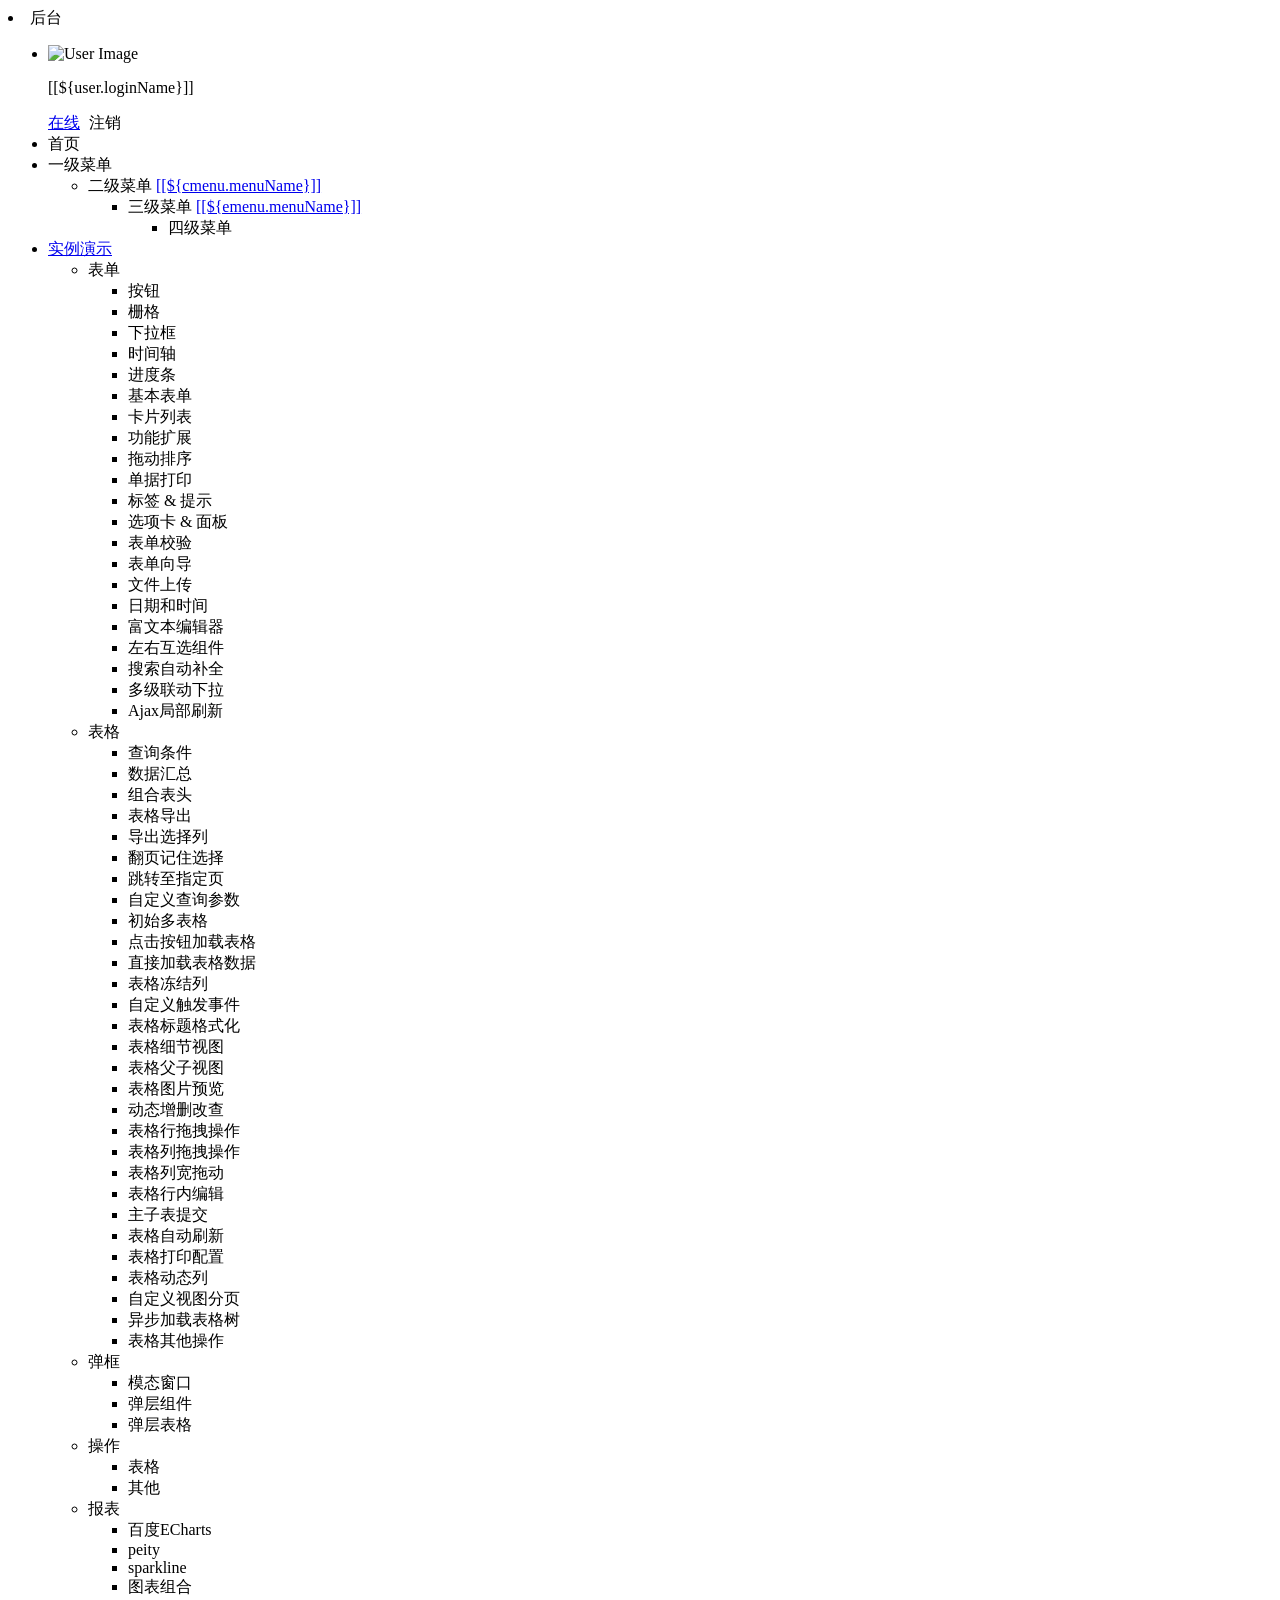
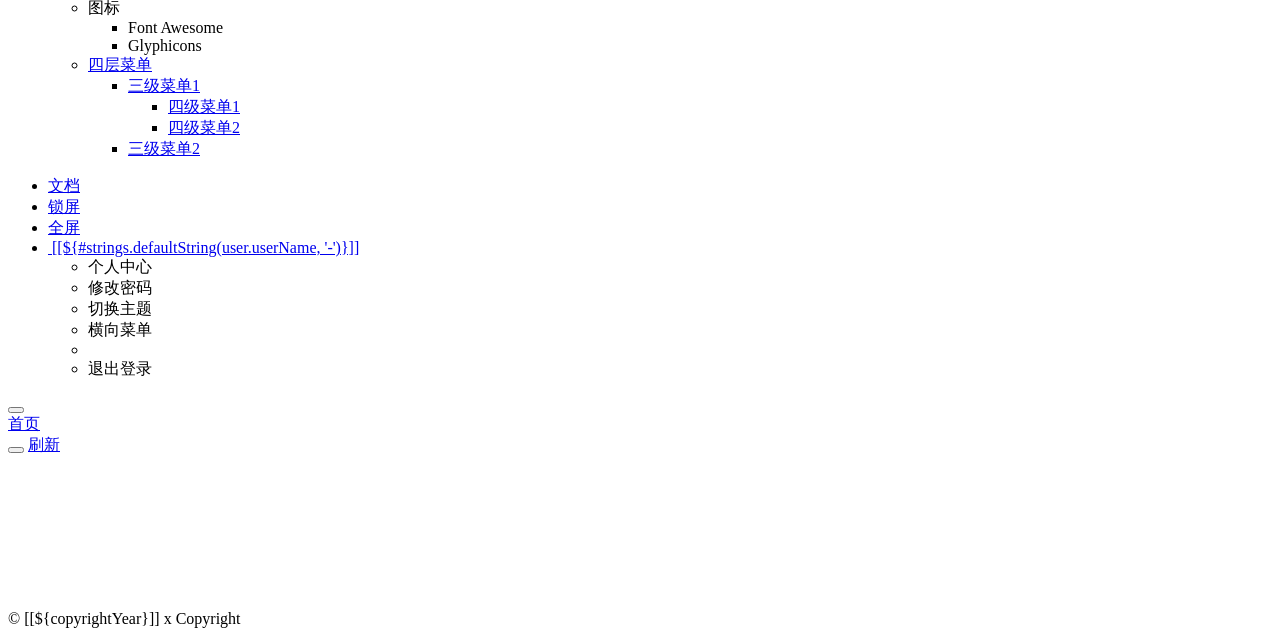
<file: ruoyi-admin/src/main/resources/templates/index.html>
<!DOCTYPE html>
<html  lang="zh" xmlns:th="http://www.thymeleaf.org">
<head>
    <meta charset="utf-8">
    <meta name="viewport" content="width=device-width, initial-scale=1.0">
    <meta name="renderer" content="webkit">
    <title>首页</title>
    <!-- 避免IE使用兼容模式 -->
 	<meta http-equiv="X-UA-Compatible" content="IE=edge">
    <link th:href="@{favicon.ico}" rel="shortcut icon"/>
    <link th:href="@{/css/bootstrap.min.css}" rel="stylesheet"/>
    <link th:href="@{/css/jquery.contextMenu.min.css}" rel="stylesheet"/>
    <link th:href="@{/css/font-awesome.min.css}" rel="stylesheet"/>
    <link th:href="@{/css/animate.min.css}" rel="stylesheet"/>
    <link th:href="@{/css/style.min.css}" rel="stylesheet"/>
    <link th:href="@{/css/skins.css}" rel="stylesheet"/>
    <link th:href="@{/ruoyi/css/ry-ui.css?v=4.7.7}" rel="stylesheet"/>
</head>
<body class="fixed-sidebar full-height-layout gray-bg" th:classappend="${isMobile} ? 'canvas-menu'" style="overflow: hidden">
<div id="wrapper">

    <!--左侧导航开始-->
    <nav class="navbar-default navbar-static-side" role="navigation">
        <div class="nav-close">
            <i class="fa fa-times-circle"></i>
        </div>
        <a th:href="@{/index}">
            <li class="logo hidden-xs">
                <span class="logo-lg">后台</span>
            </li>
         </a>
        <div class="sidebar-collapse">
            <ul class="nav" id="side-menu">
            	<li>
            		<div class="user-panel">
            			<a class="menuItem noactive" title="个人中心" th:href="@{/system/user/profile}">
            				<div class="hide" th:text="个人中心"></div>
					        <div class="pull-left image">
		                    	<img th:src="(${#strings.isEmpty(user.avatar)}) ? @{/img/profile.jpg} : @{${user.avatar}}" th:onerror="this.src='img/profile.jpg'" class="img-circle" alt="User Image">
					        </div>
				        </a>
				        <div class="pull-left info">
				          <p>[[${user.loginName}]]</p>
				          <a href="javascript:;"><i class="fa fa-circle text-success"></i> 在线</a>
				          <a th:href="@{logout}" style="padding-left:5px;"><i class="fa fa-sign-out text-danger"></i> 注销</a>
				        </div>
				    </div>
            	</li>
                <li>
                    <a class="menuItem" th:href="@{/system/main}"><i class="fa fa-home"></i> <span class="nav-label">首页</span> </a>
                </li>
                <li th:each="menu : ${menus}">
                	<a th:class="@{${!#strings.isEmpty(menu.url) && menu.url != '#'} ? ${menu.target}}" th:href="@{${#strings.isEmpty(menu.url)} ? |#| : ${menu.url}}" th:data-refresh="${menu.isRefresh == '0'}">
                		<i class="fa fa-bar-chart-o" th:class="${menu.icon}"></i>
                    	<span class="nav-label" th:text="${menu.menuName}">一级菜单</span>
                    	<span th:class="${#strings.isEmpty(menu.url) || menu.url == '#'} ? |fa arrow|"></span>
                	</a>
                    <ul class="nav nav-second-level collapse">
						<li th:each="cmenu : ${menu.children}">
							<a th:if="${#lists.isEmpty(cmenu.children)}" th:class="${#strings.isEmpty(cmenu.target)} ? |menuItem| : ${cmenu.target}" th:utext="${cmenu.menuName}" th:href="@{${cmenu.url}}" th:data-refresh="${cmenu.isRefresh == '0'}">二级菜单</a>
							<a th:if="${not #lists.isEmpty(cmenu.children)}" href="javascript:;">[[${cmenu.menuName}]]<span class="fa arrow"></span></a>
							<ul th:if="${not #lists.isEmpty(cmenu.children)}" class="nav nav-third-level">
								<li th:each="emenu : ${cmenu.children}">
								    <a th:if="${#lists.isEmpty(emenu.children)}" th:class="${#strings.isEmpty(emenu.target)} ? |menuItem| : ${emenu.target}" th:text="${emenu.menuName}" th:href="@{${emenu.url}}" th:data-refresh="${emenu.isRefresh == '0'}">三级菜单</a>
								    <a th:if="${not #lists.isEmpty(emenu.children)}" href="javascript:;">[[${emenu.menuName}]]<span class="fa arrow"></span></a>
								    <ul th:if="${not #lists.isEmpty(emenu.children)}" class="nav nav-four-level">
								      	<li th:each="fmenu : ${emenu.children}"><a th:if="${#lists.isEmpty(fmenu.children)}" th:class="${#strings.isEmpty(fmenu.target)} ? |menuItem| : ${fmenu.target}" th:text="${fmenu.menuName}" th:href="@{${fmenu.url}}" th:data-refresh="${fmenu.isRefresh == '0'}">四级菜单</a></li>
								    </ul>
								</li>
							</ul>
						</li>
					</ul>
                </li>
                <li th:if="${demoEnabled}">
                    <a href="javascript:;"><i class="fa fa-desktop"></i><span class="nav-label">实例演示</span><span class="fa arrow"></span></a>
                    <ul class="nav nav-second-level collapse">
                        <li> <a>表单<span class="fa arrow"></span></a>
                            <ul class="nav nav-third-level">
								<li><a class="menuItem" th:href="@{/demo/form/button}">按钮</a></li>
								<li><a class="menuItem" th:href="@{/demo/form/grid}">栅格</a></li>
								<li><a class="menuItem" th:href="@{/demo/form/select}">下拉框</a></li>
								<li><a class="menuItem" th:href="@{/demo/form/timeline}">时间轴</a></li>
								<li><a class="menuItem" th:href="@{/demo/form/progress_bars}">进度条</a></li>
								<li><a class="menuItem" th:href="@{/demo/form/basic}">基本表单</a></li>
								<li><a class="menuItem" th:href="@{/demo/form/cards}">卡片列表</a></li>
								<li><a class="menuItem" th:href="@{/demo/form/jasny}">功能扩展</a></li>
								<li><a class="menuItem" th:href="@{/demo/form/sortable}">拖动排序</a></li>
								<li><a class="menuItem" th:href="@{/demo/form/invoice}">单据打印</a></li>
								<li><a class="menuItem" th:href="@{/demo/form/labels_tips}">标签 & 提示</a></li>
								<li><a class="menuItem" th:href="@{/demo/form/tabs_panels}">选项卡 & 面板</a></li>
								<li><a class="menuItem" th:href="@{/demo/form/validate}">表单校验</a></li>
								<li><a class="menuItem" th:href="@{/demo/form/wizard}">表单向导</a></li>
								<li><a class="menuItem" th:href="@{/demo/form/upload}">文件上传</a></li>
								<li><a class="menuItem" th:href="@{/demo/form/datetime}">日期和时间</a></li>
								<li><a class="menuItem" th:href="@{/demo/form/summernote}">富文本编辑器</a></li>
								<li><a class="menuItem" th:href="@{/demo/form/duallistbox}">左右互选组件</a></li>
								<li><a class="menuItem" th:href="@{/demo/form/autocomplete}">搜索自动补全</a></li>
								<li><a class="menuItem" th:href="@{/demo/form/cxselect}">多级联动下拉</a></li>
								<li><a class="menuItem" th:href="@{/demo/form/localrefresh}">Ajax局部刷新</a></li>
							</ul>
                        </li>
                        <li> <a>表格<span class="fa arrow"></span></a>
                            <ul class="nav nav-third-level">
								<li><a class="menuItem" th:href="@{/demo/table/search}">查询条件</a></li>
								<li><a class="menuItem" th:href="@{/demo/table/footer}">数据汇总</a></li>
								<li><a class="menuItem" th:href="@{/demo/table/groupHeader}">组合表头</a></li>
								<li><a class="menuItem" th:href="@{/demo/table/export}">表格导出</a></li>
								<li><a class="menuItem" th:href="@{/demo/table/exportSelected}">导出选择列</a></li>
								<li><a class="menuItem" th:href="@{/demo/table/remember}">翻页记住选择</a></li>
								<li><a class="menuItem" th:href="@{/demo/table/pageGo}">跳转至指定页</a></li>
								<li><a class="menuItem" th:href="@{/demo/table/params}">自定义查询参数</a></li>
								<li><a class="menuItem" th:href="@{/demo/table/multi}">初始多表格</a></li>
								<li><a class="menuItem" th:href="@{/demo/table/button}">点击按钮加载表格</a></li>
								<li><a class="menuItem" th:href="@{/demo/table/data}">直接加载表格数据</a></li>
								<li><a class="menuItem" th:href="@{/demo/table/fixedColumns}">表格冻结列</a></li>
								<li><a class="menuItem" th:href="@{/demo/table/event}">自定义触发事件</a></li>
								<li><a class="menuItem" th:href="@{/demo/table/headerStyle}">表格标题格式化</a></li>
								<li><a class="menuItem" th:href="@{/demo/table/detail}">表格细节视图</a></li>
								<li><a class="menuItem" th:href="@{/demo/table/child}">表格父子视图</a></li>
								<li><a class="menuItem" th:href="@{/demo/table/image}">表格图片预览</a></li>
								<li><a class="menuItem" th:href="@{/demo/table/curd}">动态增删改查</a></li>
								<li><a class="menuItem" th:href="@{/demo/table/reorderRows}">表格行拖拽操作</a></li>
								<li><a class="menuItem" th:href="@{/demo/table/reorderColumns}">表格列拖拽操作</a></li>
								<li><a class="menuItem" th:href="@{/demo/table/resizable}">表格列宽拖动</a></li>
								<li><a class="menuItem" th:href="@{/demo/table/editable}">表格行内编辑</a></li>
								<li><a class="menuItem" th:href="@{/demo/table/subdata}">主子表提交</a></li>
								<li><a class="menuItem" th:href="@{/demo/table/refresh}">表格自动刷新</a></li>
								<li><a class="menuItem" th:href="@{/demo/table/print}">表格打印配置</a></li>
								<li><a class="menuItem" th:href="@{/demo/table/dynamicColumns}">表格动态列</a></li>
								<li><a class="menuItem" th:href="@{/demo/table/customView}">自定义视图分页</a></li>
								<li><a class="menuItem" th:href="@{/demo/table/asynTree}">异步加载表格树</a></li>
								<li><a class="menuItem" th:href="@{/demo/table/other}">表格其他操作</a></li>
							</ul>
                        </li>
                        <li> <a>弹框<span class="fa arrow"></span></a>
                            <ul class="nav nav-third-level">
								<li><a class="menuItem" th:href="@{/demo/modal/dialog}">模态窗口</a></li>
								<li><a class="menuItem" th:href="@{/demo/modal/layer}">弹层组件</a></li>
								<li><a class="menuItem" th:href="@{/demo/modal/table}">弹层表格</a></li>
							</ul>
                        </li>
                        <li> <a>操作<span class="fa arrow"></span></a>
                            <ul class="nav nav-third-level">
								<li><a class="menuItem" th:href="@{/demo/operate/table}">表格</a></li>
								<li><a class="menuItem" th:href="@{/demo/operate/other}">其他</a></li>
							</ul>
                        </li>
                        <li> <a>报表<span class="fa arrow"></span></a>
                            <ul class="nav nav-third-level">
								<li><a class="menuItem" th:href="@{/demo/report/echarts}">百度ECharts</a></li>
								<li><a class="menuItem" th:href="@{/demo/report/peity}">peity</a></li>
								<li><a class="menuItem" th:href="@{/demo/report/sparkline}">sparkline</a></li>
								<li><a class="menuItem" th:href="@{/demo/report/metrics}">图表组合</a></li>
							</ul>
                        </li>
                        <li> <a>图标<span class="fa arrow"></span></a>
                            <ul class="nav nav-third-level">
								<li><a class="menuItem" th:href="@{/demo/icon/fontawesome}">Font Awesome</a></li>
								<li><a class="menuItem" th:href="@{/demo/icon/glyphicons}">Glyphicons</a></li>
							</ul>
                        </li>
                        <li>
	                        <a href="javascript:;"><i class="fa fa-sitemap"></i>四层菜单<span class="fa arrow"></span></a>
	                        <ul class="nav nav-third-level collapse">
	                            <li>
	                                <a href="javascript:;" id="damian">三级菜单1<span class="fa arrow"></span></a>
	                                <ul class="nav nav-third-level">
	                                    <li>
	                                        <a href="javascript:;">四级菜单1</a>
	                                    </li>
	                                    <li>
	                                        <a href="javascript:;">四级菜单2</a>
	                                    </li>
	                                </ul>
	                            </li>
	                            <li><a href="javascript:;">三级菜单2</a></li>
	                        </ul>
	                    </li>
                    </ul>
                </li>
            </ul>
        </div>
    </nav>
    <!--左侧导航结束-->

    <!--右侧部分开始-->
    <div id="page-wrapper" class="gray-bg dashbard-1">
        <div class="row border-bottom">
            <nav class="navbar navbar-static-top" role="navigation" style="margin-bottom: 0">
                <div class="navbar-header">
                    <a class="navbar-minimalize minimalize-styl-2" style="color:#FFF;" href="javascript:;" title="收起菜单">
                    	<i class="fa fa-bars"></i>
                    </a>
                </div>
                <ul class="nav navbar-top-links navbar-right welcome-message">
                    <li><a data-toggle="tooltip" data-trigger="hover" data-placement="bottom" title="开发文档" href="http://doc.ruoyi.vip/ruoyi" target="_blank"><i class="fa fa-question-circle"></i> 文档</a></li>
                    <li><a data-toggle="tooltip" data-trigger="hover" data-placement="bottom" title="锁定屏幕" href="javascript:;" id="lockScreen"><i class="fa fa-lock"></i> 锁屏</a></li>
	                <li><a data-toggle="tooltip" data-trigger="hover" data-placement="bottom" title="全屏显示" href="javascript:;" id="fullScreen"><i class="fa fa-arrows-alt"></i> 全屏</a></li>
                    <li class="dropdown user-menu">
						<a href="javascript:void(0)" class="dropdown-toggle" data-hover="dropdown">
							<img th:src="(${#strings.isEmpty(user.avatar)}) ? @{/img/profile.jpg} : @{${user.avatar}}" th:onerror="this.src='img/profile.jpg'" class="user-image">
							<span class="hidden-xs">[[${#strings.defaultString(user.userName, '-')}]]</span>
						</a>
						<ul class="dropdown-menu">
							<li class="mt5">
								<a th:href="@{/system/user/profile}" class="menuItem noactive">
								<i class="fa fa-user"></i> 个人中心</a>
							</li>
							<li>
								<a onclick="resetPwd()">
								<i class="fa fa-key"></i> 修改密码</a>
							</li>
							<li>
								<a onclick="switchSkin()">
								<i class="fa fa-dashboard"></i> 切换主题</a>
							</li>
							<li>
								<a onclick="toggleMenu()">
								<i class="fa fa-toggle-off"></i> 横向菜单</a>
							</li>
							<li class="divider"></li>
							<li>
								<a th:href="@{logout}">
								<i class="fa fa-sign-out"></i> 退出登录</a>
							</li>
						</ul>
					</li>
                </ul>
            </nav>
        </div>
        <div class="row content-tabs" th:classappend="${#bools.isFalse(tagsView)} ? |hide|">
            <button class="roll-nav roll-left tabLeft">
                <i class="fa fa-backward"></i>
            </button>
            <nav class="page-tabs menuTabs">
                <div class="page-tabs-content">
                    <a href="javascript:;" class="active menuTab" th:data-id="@{/system/main}">首页</a>
                </div>
            </nav>
            <button class="roll-nav roll-right tabRight">
                <i class="fa fa-forward"></i>
            </button>
            <a href="javascript:void(0);" class="roll-nav roll-right tabReload"><i class="fa fa-refresh"></i> 刷新</a>
        </div>

        <a id="ax_close_max" class="ax_close_max" href="javascript:;" title="关闭全屏"> <i class="fa fa-times-circle-o"></i> </a>

        <div class="row mainContent" id="content-main" th:classappend="${mainClass}">
            <iframe class="RuoYi_iframe" name="iframe0" width="100%" height="100%" th:data-id="@{/system/main}"
                th:src="@{/system/main}" frameborder="0" seamless></iframe>
        </div>

        <div th:if="${footer}" class="footer">
            <div class="pull-right">© [[${copyrightYear}]] x Copyright </div>
        </div>
    </div>
    <!--右侧部分结束-->
</div>
<!-- 全局js -->
<script th:src="@{/js/jquery.min.js}"></script>
<script th:src="@{/js/bootstrap.min.js}"></script>
<script th:src="@{/js/plugins/metisMenu/jquery.metisMenu.js}"></script>
<script th:src="@{/js/plugins/slimscroll/jquery.slimscroll.min.js}"></script>
<script th:src="@{/js/jquery.contextMenu.min.js}"></script>
<script th:src="@{/ajax/libs/blockUI/jquery.blockUI.js}"></script>
<script th:src="@{/ajax/libs/layer/layer.min.js}"></script>
<script th:src="@{/ruoyi/js/ry-ui.js?v=4.7.7}"></script>
<script th:src="@{/ruoyi/js/common.js?v=4.7.7}"></script>
<script th:src="@{/ruoyi/index.js?v=20201208}"></script>
<script th:src="@{/ajax/libs/fullscreen/jquery.fullscreen.js}"></script>
<script th:inline="javascript">
window.history.forward(1);
var ctx = [[@{/}]]; 
var lockscreen = [[${session.lockscreen}]]; 
if(lockscreen){window.top.location=ctx+"lockscreen";}
// 皮肤缓存
var skin = storage.get("skin");
// history（表示去掉地址的#）否则地址以"#"形式展示
var mode = "history";
// 历史访问路径缓存
var historyPath = storage.get("historyPath");
// 是否页签与菜单联动
var isLinkage = true;
// 是否页签切换滚动到顶部
var isScrollToTop = true;

// 本地主题优先，未设置取系统配置
if($.common.isNotEmpty(skin)){
	$("body").addClass(skin.split('|')[0]);
	$("body").addClass(skin.split('|')[1]);
} else {
	$("body").addClass([[${sideTheme}]]);
	$("body").addClass([[${skinName}]]);
}

/* 用户管理-重置密码 */
function resetPwd() {
    var url = ctx + 'system/user/profile/resetPwd';
    $.modal.open("重置密码", url, '770', '380');
}

/* 切换主题 */
function switchSkin() {
    layer.open({
		type : 2,
		shadeClose : true,
		title : "切换主题",
		area : ["530px", "386px"],
		content : [ctx + "system/switchSkin", 'no']
	})
}

/* 切换菜单 */
function toggleMenu() {
	$.modal.confirm("确认要切换成横向菜单吗？", function() {
		$.get(ctx + 'system/menuStyle/topnav', function(result) {
            window.location.reload();
	    });
	})
}

/** 刷新时访问路径页签 */
function applyPath(url) {
	$('a[href$="' + decodeURI(url) + '"]').click();
	if (!$('a[href$="' + url + '"]').hasClass("noactive")) {
	    $('a[href$="' + url + '"]').parent("li").addClass("selected").parents("li").addClass("active").end().parents("ul").addClass("in");
	}
}

$(function() {
	var lockPath = storage.get('lockPath');
	if($.common.equals("history", mode) && window.performance.navigation.type == 1) {
		var url = storage.get('publicPath');
	    if ($.common.isNotEmpty(url)) {
	    	applyPath(url);
	    }
	} else if($.common.isNotEmpty(lockPath)) {
	    applyPath(lockPath);
	    storage.remove('lockPath');
	} else {
		var hash = location.hash;
	    if ($.common.isNotEmpty(hash)) {
	        var url = hash.substring(1, hash.length);
	        applyPath(url);
	    } else {
	    	if($.common.equals("history", mode)) {
	    		storage.set('publicPath', "");
	    	}
	    }
	}
	
	/* 初始密码提示 */
	if([[${isDefaultModifyPwd}]]) {
		layer.confirm("您的密码还是初始密码，请修改密码！", {
			icon: 0,
			title: "安全提示",
			btn: ['确认'	, '取消'],
			offset: ['30%']
		}, function (index) {
			resetPwd();
			layer.close(index);
		});
	}
	
	/* 过期密码提示 */
	if([[${isPasswordExpired}]]) {
		layer.confirm("您的密码已过期，请尽快修改密码！", {
			icon: 0,
			title: "安全提示",
			btn: ['确认'	, '取消'],
			offset: ['30%']
		}, function (index) {
			resetPwd();
			layer.close(index);
		});
	}
	$("[data-toggle='tooltip']").tooltip();
});
</script>
</body>
</html>
</file>
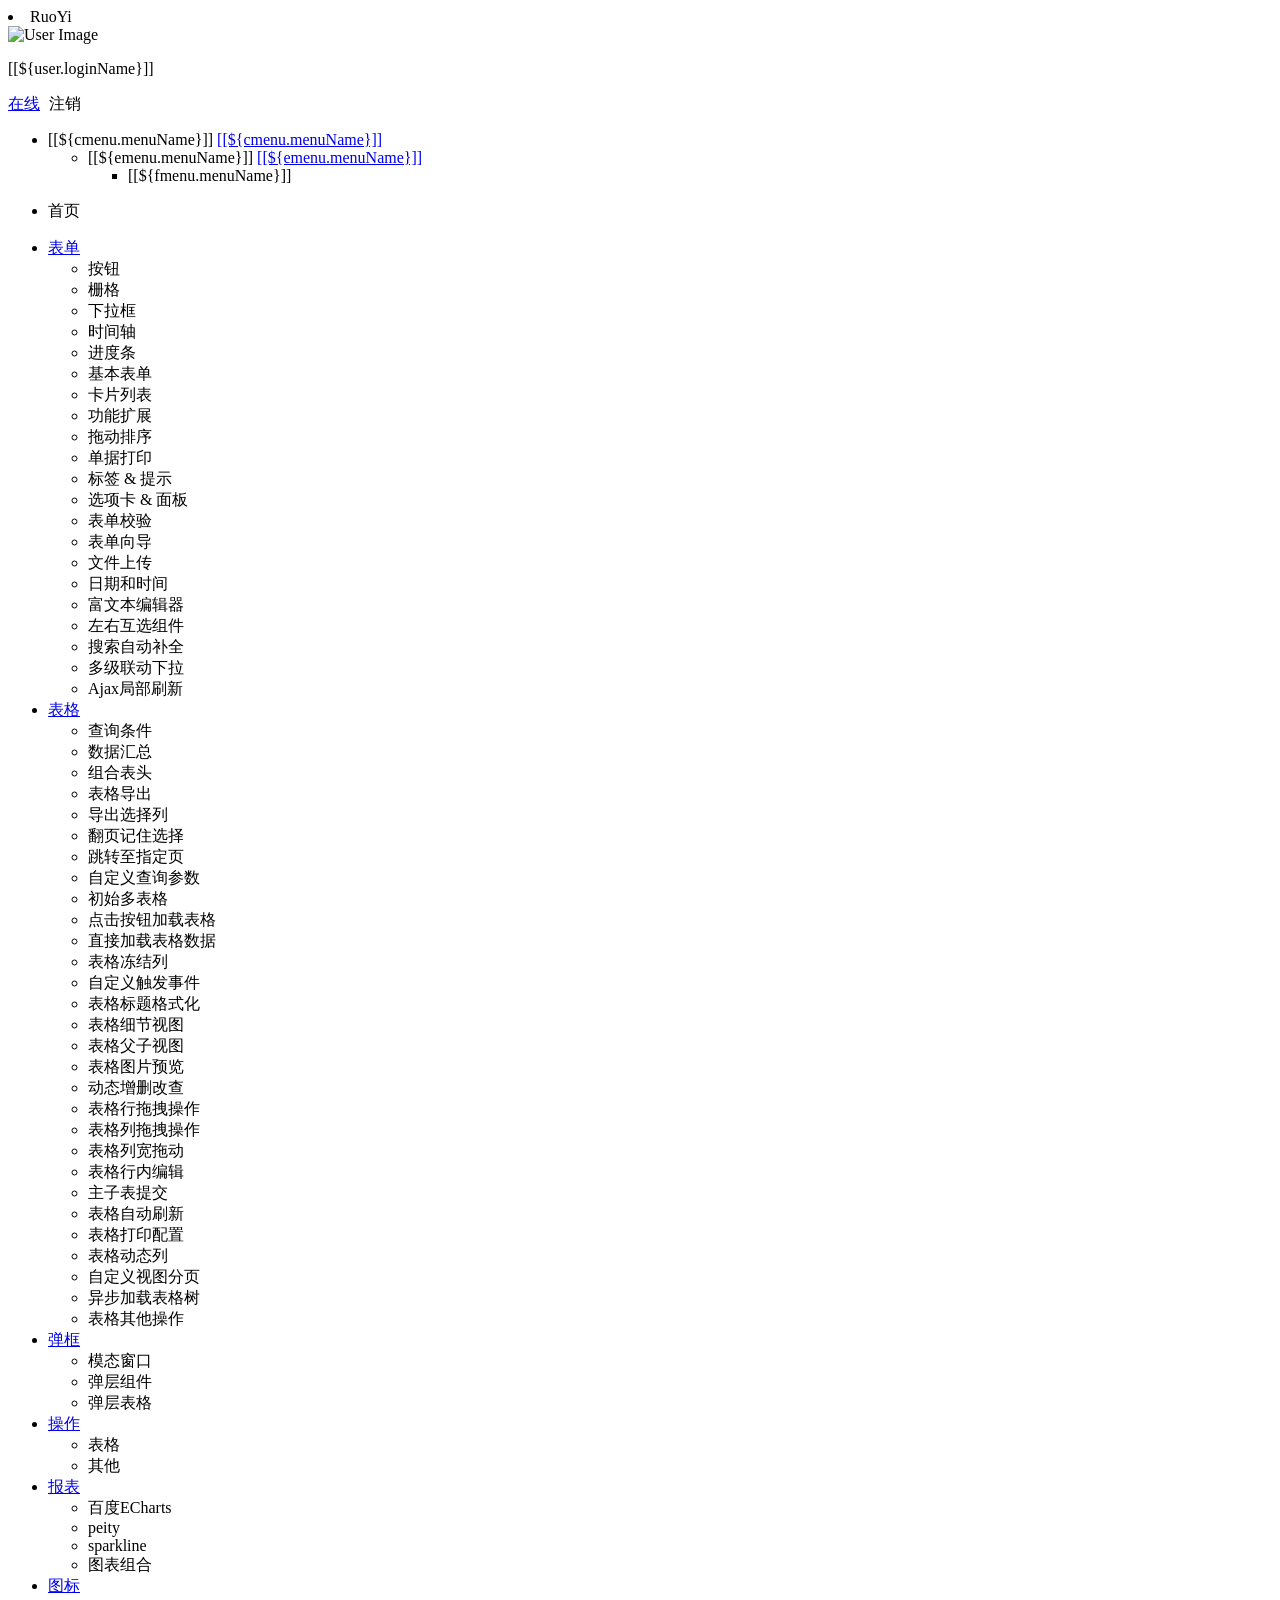
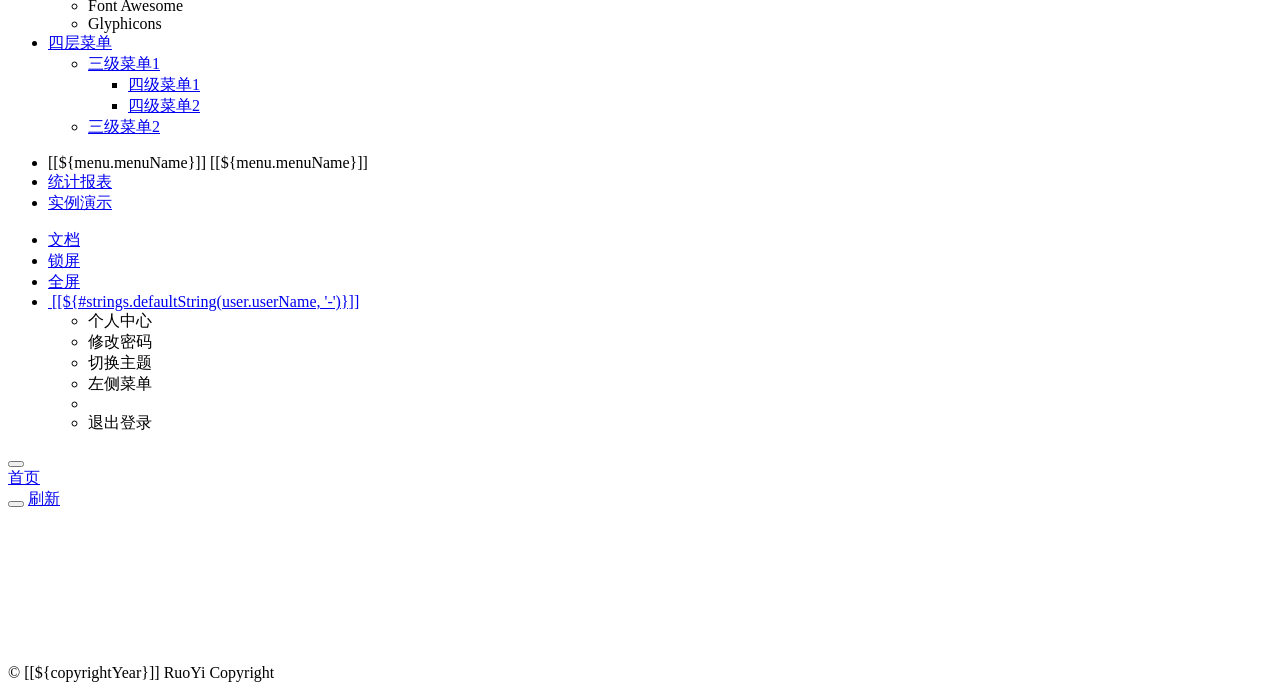
<file: ruoyi-admin/src/main/resources/templates/index-topnav.html>
<!DOCTYPE html>
<html  lang="zh" xmlns:th="http://www.thymeleaf.org">
<head>
    <meta charset="utf-8">
    <meta name="viewport" content="width=device-width, initial-scale=1.0">
    <meta name="renderer" content="webkit">
    <title>生产系统首页</title>
    <!-- 避免IE使用兼容模式 -->
 	<meta http-equiv="X-UA-Compatible" content="IE=edge">
    <link th:href="@{favicon.ico}" rel="shortcut icon"/>
    <link th:href="@{/css/bootstrap.min.css}" rel="stylesheet"/>
    <link th:href="@{/css/jquery.contextMenu.min.css}" rel="stylesheet"/>
    <link th:href="@{/css/font-awesome.min.css}" rel="stylesheet"/>
    <link th:href="@{/css/animate.min.css}" rel="stylesheet"/>
    <link th:href="@{/css/style.min.css}" rel="stylesheet"/>
    <link th:href="@{/css/skins.css?v=20200902}" rel="stylesheet"/>
    <link th:href="@{/ruoyi/css/ry-ui.css?v=4.7.7}" rel="stylesheet"/>
    <style type="text/css">.fixed-sidebar .nav:not(.navbar-toolbar)>li.active{border-left:0px!important;}</style>
</head>
<body class="fixed-sidebar full-height-layout gray-bg" th:classappend="${isMobile} ? 'canvas-menu'" style="overflow: hidden">
<div id="wrapper">

    <!--左侧导航开始-->
    <nav class="navbar-default navbar-static-side" role="navigation">
        <div class="nav-close">
            <i class="fa fa-times-circle"></i>
        </div>
        <a th:href="@{/index}">
            <li class="logo hidden-xs">
                <span class="logo-lg">RuoYi</span>
            </li>
         </a>
        <div class="sidebar-collapse tab-content" id="side-menu">
			<div class="user-panel">
				<a class="menuItem noactive" title="个人中心" th:href="@{/system/user/profile}">
					<div class="hide" th:text="个人中心"></div>
					<div class="pull-left image">
						<img th:src="(${#strings.isEmpty(user.avatar)}) ? @{/img/profile.jpg} : @{${user.avatar}}" th:onerror="this.src='img/profile.jpg'" class="img-circle" alt="User Image">
					</div>
				</a>
				<div class="pull-left info">
				  <p>[[${user.loginName}]]</p>
				  <a href="javascript:;"><i class="fa fa-circle text-success"></i> 在线</a>
				  <a th:href="@{logout}" style="padding-left:5px;"><i class="fa fa-sign-out text-danger"></i> 注销</a>
				</div>
			</div>
			
            <!-- 左侧菜单 -->
			<th:block th:each="menu : ${menus}">
			<div class="tab-pane fade height-full" th:id="|menu_${menu.menuId}|">
			  <ul class="nav">
                <li th:each="cmenu : ${menu.children}">
			      <a class="menu-content" th:if="${#lists.isEmpty(cmenu.children)}" th:href="@{${cmenu.url}}" th:classappend="${#strings.isEmpty(cmenu.target)} ? |menuItem| : ${cmenu.target}" th:data-refresh="${cmenu.isRefresh == '0'}">
			        <i th:class="${cmenu.icon} + ' fa-fw'"></i> <span class="nav-label">[[${cmenu.menuName}]]</span>
			      </a>
			      <a class="menu-content" th:if="${not #lists.isEmpty(cmenu.children)}" href="javascript:;">
			        <i th:class="${cmenu.icon} + ' fa-fw'"></i>
			        <span class="nav-label">[[${cmenu.menuName}]]</span>
			        <span class="fa arrow"></span>
                  </a>
				  <ul th:if="${not #lists.isEmpty(cmenu.children)}" class="nav nav-second-level collapse">
				    <li th:each="emenu : ${cmenu.children}">
				      <a th:if="${#lists.isEmpty(emenu.children)}" th:href="@{${emenu.url}}" th:class="${#strings.isEmpty(emenu.target)} ? |menuItem| : ${emenu.target}" th:data-refresh="${emenu.isRefresh == '0'}">
				        <i th:class="${emenu.icon} + ' fa-fw'"></i> 
				        [[${emenu.menuName}]]
				      </a>
				      <a th:if="${not #lists.isEmpty(emenu.children)}" href="javascript:;">
				        <i th:class="${emenu.icon} + ' fa-fw'"></i> 
				        [[${emenu.menuName}]]
				        <span class="fa arrow"></span>
				      </a>
				      <ul th:if="${not #lists.isEmpty(emenu.children)}" class="nav nav-third-level collapse">
				        <li th:each="fmenu : ${emenu.children}"><a th:if="${#lists.isEmpty(fmenu.children)}" th:class="${#strings.isEmpty(fmenu.target)} ? |menuItem| : ${fmenu.target}" th:href="@{${fmenu.url}}" th:data-refresh="${fmenu.isRefresh == '0'}">[[${fmenu.menuName}]]</a></li>
				      </ul>
				    </li>
				  </ul>
                </li>
			  </ul>
			</div>
			</th:block>
			
			<!-- 首页菜单 -->
			<div class="tab-pane fade height-full" id="index">
			  <ul class="nav">
			    <li>
			      <a class="menuItem" th:href="@{/system/main}">
			      <i class="fa fa-home"></i> <span class="nav-label">首页</span></a>
			    </li>
			  </ul>
			</div>
			
            <!-- 实例演示菜单 -->
			<div class="tab-pane fade height-full" id="demo" th:if="${demoEnabled}">
			  <ul class="nav">
			    <li>
			      <a href="javascript:;"><i class="fa fa-edit"></i> <span class="nav-label">表单</span><span class="fa arrow"></span></a>
			      <ul class="nav nav-second-level collapse">
					<li><a class="menuItem" th:href="@{/demo/form/button}">按钮</a></li>
					<li><a class="menuItem" th:href="@{/demo/form/grid}">栅格</a></li>
					<li><a class="menuItem" th:href="@{/demo/form/select}">下拉框</a></li>
					<li><a class="menuItem" th:href="@{/demo/form/timeline}">时间轴</a></li>
					<li><a class="menuItem" th:href="@{/demo/form/progress_bars}">进度条</a></li>
					<li><a class="menuItem" th:href="@{/demo/form/basic}">基本表单</a></li>
					<li><a class="menuItem" th:href="@{/demo/form/cards}">卡片列表</a></li>
					<li><a class="menuItem" th:href="@{/demo/form/jasny}">功能扩展</a></li>
					<li><a class="menuItem" th:href="@{/demo/form/sortable}">拖动排序</a></li>
					<li><a class="menuItem" th:href="@{/demo/form/invoice}">单据打印</a></li>
					<li><a class="menuItem" th:href="@{/demo/form/labels_tips}">标签 & 提示</a></li>
					<li><a class="menuItem" th:href="@{/demo/form/tabs_panels}">选项卡 & 面板</a></li>
					<li><a class="menuItem" th:href="@{/demo/form/validate}">表单校验</a></li>
					<li><a class="menuItem" th:href="@{/demo/form/wizard}">表单向导</a></li>
					<li><a class="menuItem" th:href="@{/demo/form/upload}">文件上传</a></li>
					<li><a class="menuItem" th:href="@{/demo/form/datetime}">日期和时间</a></li>
					<li><a class="menuItem" th:href="@{/demo/form/summernote}">富文本编辑器</a></li>
					<li><a class="menuItem" th:href="@{/demo/form/duallistbox}">左右互选组件</a></li>
					<li><a class="menuItem" th:href="@{/demo/form/autocomplete}">搜索自动补全</a></li>
					<li><a class="menuItem" th:href="@{/demo/form/cxselect}">多级联动下拉</a></li>
					<li><a class="menuItem" th:href="@{/demo/form/localrefresh}">Ajax局部刷新</a></li>
			      </ul>
			    </li>
			    <li>
			      <a href="javascript:;"><i class="fa fa-table"></i> <span class="nav-label">表格</span><span class="fa arrow"></span></a>
			      <ul class="nav nav-second-level collapse">
					<li><a class="menuItem" th:href="@{/demo/table/search}">查询条件</a></li>
					<li><a class="menuItem" th:href="@{/demo/table/footer}">数据汇总</a></li>
					<li><a class="menuItem" th:href="@{/demo/table/groupHeader}">组合表头</a></li>
					<li><a class="menuItem" th:href="@{/demo/table/export}">表格导出</a></li>
					<li><a class="menuItem" th:href="@{/demo/table/exportSelected}">导出选择列</a></li>
					<li><a class="menuItem" th:href="@{/demo/table/remember}">翻页记住选择</a></li>
					<li><a class="menuItem" th:href="@{/demo/table/pageGo}">跳转至指定页</a></li>
					<li><a class="menuItem" th:href="@{/demo/table/params}">自定义查询参数</a></li>
					<li><a class="menuItem" th:href="@{/demo/table/multi}">初始多表格</a></li>
					<li><a class="menuItem" th:href="@{/demo/table/button}">点击按钮加载表格</a></li>
					<li><a class="menuItem" th:href="@{/demo/table/data}">直接加载表格数据</a></li>
					<li><a class="menuItem" th:href="@{/demo/table/fixedColumns}">表格冻结列</a></li>
					<li><a class="menuItem" th:href="@{/demo/table/event}">自定义触发事件</a></li>
					<li><a class="menuItem" th:href="@{/demo/table/headerStyle}">表格标题格式化</a></li>
					<li><a class="menuItem" th:href="@{/demo/table/detail}">表格细节视图</a></li>
					<li><a class="menuItem" th:href="@{/demo/table/child}">表格父子视图</a></li>
					<li><a class="menuItem" th:href="@{/demo/table/image}">表格图片预览</a></li>
					<li><a class="menuItem" th:href="@{/demo/table/curd}">动态增删改查</a></li>
					<li><a class="menuItem" th:href="@{/demo/table/reorderRows}">表格行拖拽操作</a></li>
					<li><a class="menuItem" th:href="@{/demo/table/reorderColumns}">表格列拖拽操作</a></li>
					<li><a class="menuItem" th:href="@{/demo/table/resizable}">表格列宽拖动</a></li>
					<li><a class="menuItem" th:href="@{/demo/table/editable}">表格行内编辑</a></li>
					<li><a class="menuItem" th:href="@{/demo/table/subdata}">主子表提交</a></li>
					<li><a class="menuItem" th:href="@{/demo/table/refresh}">表格自动刷新</a></li>
					<li><a class="menuItem" th:href="@{/demo/table/print}">表格打印配置</a></li>
					<li><a class="menuItem" th:href="@{/demo/table/dynamicColumns}">表格动态列</a></li>
					<li><a class="menuItem" th:href="@{/demo/table/customView}">自定义视图分页</a></li>
					<li><a class="menuItem" th:href="@{/demo/table/asynTree}">异步加载表格树</a></li>
					<li><a class="menuItem" th:href="@{/demo/table/other}">表格其他操作</a></li>
			      </ul>
			    </li>
			    <li>
			      <a href="javascript:;"><i class="fa fa-flask"></i> <span class="nav-label">弹框</span><span class="fa arrow"></span></a>
			      <ul class="nav nav-second-level collapse">
					<li><a class="menuItem" th:href="@{/demo/modal/dialog}">模态窗口</a></li>
					<li><a class="menuItem" th:href="@{/demo/modal/layer}">弹层组件</a></li>
					<li><a class="menuItem" th:href="@{/demo/modal/table}">弹层表格</a></li>
			      </ul>
			    </li>
			    <li>
			      <a href="javascript:;"><i class="fa fa-wpforms"></i> <span class="nav-label">操作</span><span class="fa arrow"></span></a>
			      <ul class="nav nav-second-level collapse">
					<li><a class="menuItem" th:href="@{/demo/operate/table}">表格</a></li>
					<li><a class="menuItem" th:href="@{/demo/operate/other}">其他</a></li>
			      </ul>
			    </li>
			    <li>
			      <a href="javascript:;"><i class="fa fa-bar-chart-o"></i> <span class="nav-label">报表</span><span class="fa arrow"></span></a>
			      <ul class="nav nav-second-level collapse">
					<li><a class="menuItem" th:href="@{/demo/report/echarts}">百度ECharts</a></li>
					<li><a class="menuItem" th:href="@{/demo/report/peity}">peity</a></li>
					<li><a class="menuItem" th:href="@{/demo/report/sparkline}">sparkline</a></li>
					<li><a class="menuItem" th:href="@{/demo/report/metrics}">图表组合</a></li>
			      </ul>
			    </li>
			    <li>
			      <a href="javascript:;"><i class="fa fa-book"></i> <span class="nav-label">图标</span><span class="fa arrow"></span></a>
			      <ul class="nav nav-second-level collapse">
					<li><a class="menuItem" th:href="@{/demo/icon/fontawesome}">Font Awesome</a></li>
					<li><a class="menuItem" th:href="@{/demo/icon/glyphicons}">Glyphicons</a></li>
			      </ul>
			    </li>
			    <li>
			      <a href="javascript:;"><i class="fa fa-navicon"></i> <span class="nav-label">四层菜单</span><span class="fa arrow"></span></a>
			      <ul class="nav nav-second-level collapse">
					<li>
						<a href="javascript:;" id="damian">三级菜单1<span class="fa arrow"></span></a>
						<ul class="nav nav-third-level collapse">
							<li>
								<a href="javascript:;">四级菜单1</a>
							</li>
							<li>
								<a href="javascript:;">四级菜单2</a>
							</li>
						</ul>
					</li>
					<li><a href="javascript:;">三级菜单2</a></li>
			      </ul>
			    </li>
			  </ul>
			</div>
        </div>
    </nav>
    <!--左侧导航结束-->

    <!--右侧部分开始-->
    <div id="page-wrapper" class="gray-bg dashbard-1">
        <div class="row border-bottom">
            <nav class="navbar navbar-static-top" role="navigation" style="margin-bottom: 0">
                <div class="navbar-header">
                    <a class="navbar-minimalize minimalize-styl-2" style="color:#FFF;" href="javascript:;" title="收起菜单">
                    	<i class="fa fa-bars"></i>
                    </a>
                </div>
                <!-- 顶部栏 -->
                <div id="navMenu">
                  <ul class="nav navbar-toolbar nav-tabs navbar-left hidden-xs">
                    
                    <!-- 顶部菜单列表 -->
	                <th:block th:each="menu : ${menus}">
               	    <li role="presentation" th:id="|tab_${menu.menuId}|">
               	        <a th:if="${#lists.isEmpty(menu.children)}" data-toggle="tab" th:class="@{${!#strings.isEmpty(menu.target) && menu.target == 'menuBlank'} ? 'menuBlank' : 'menuItem noactive'}" th:href="@{${menu.url}}">
                            <i th:class="${menu.icon}"></i> <span>[[${menu.menuName}]]</span>
                        </a>	
                        <a th:if="${not #lists.isEmpty(menu.children)}" data-toggle="tab" th:class="@{${!#strings.isEmpty(menu.target) && menu.target == 'menuBlank'} ? 'menuBlank'}" th:href="@{${!#strings.isEmpty(menu.target) && menu.target == 'menuBlank'} ? @{${menu.url}} : |#menu_${menu.menuId}|}">
                            <i th:class="${menu.icon}"></i> <span>[[${menu.menuName}]]</span>
                        </a>
                    </li>
	                </th:block>
	                
	                <li role="presentation" id="tab_index">
                      <a data-toggle="tab" href="#index">
                        <i class="fa fa-area-chart"></i> <span>统计报表</span>
                      </a>
                    </li>
                    
                    <li role="presentation" id="tab_demo" th:if="${demoEnabled}">
                      <a data-toggle="tab" href="#demo">
                        <i class="fa fa-desktop"></i> <span>实例演示</span>
                      </a>
                    </li>
				  </ul>
				</div>
                <!-- 右侧栏 -->
                <ul class="nav navbar-top-links navbar-right welcome-message">
                    <li><a data-toggle="tooltip" data-trigger="hover" data-placement="bottom" title="开发文档" href="http://doc.ruoyi.vip/ruoyi" target="_blank"><i class="fa fa-question-circle"></i> 文档</a></li>
                    <li><a data-toggle="tooltip" data-trigger="hover" data-placement="bottom" title="锁定屏幕" href="javascript:;" id="lockScreen"><i class="fa fa-lock"></i> 锁屏</a></li>
	                <li><a data-toggle="tooltip" data-trigger="hover" data-placement="bottom" title="全屏显示" href="javascript:;" id="fullScreen"><i class="fa fa-arrows-alt"></i> 全屏</a></li>
                
                    <li class="dropdown user-menu">
						<a href="javascript:void(0)" class="dropdown-toggle" data-hover="dropdown">
							<img th:src="(${#strings.isEmpty(user.avatar)}) ? @{/img/profile.jpg} : @{${user.avatar}}" th:onerror="this.src='img/profile.jpg'" class="user-image">
							<span class="hidden-xs">[[${#strings.defaultString(user.userName, '-')}]]</span>
						</a>
						<ul class="dropdown-menu">
							<li class="mt5">
								<a th:href="@{/system/user/profile}" class="menuItem noactive">
								<i class="fa fa-user"></i> 个人中心</a>
							</li>
							<li>
								<a onclick="resetPwd()">
								<i class="fa fa-key"></i> 修改密码</a>
							</li>
							<li>
								<a onclick="switchSkin()">
								<i class="fa fa-dashboard"></i> 切换主题</a>
							</li>
							<li>
								<a onclick="toggleMenu()">
								<i class="fa fa-toggle-off"></i> 左侧菜单</a>
							</li>
							<li class="divider"></li>
							<li>
								<a th:href="@{logout}">
								<i class="fa fa-sign-out"></i> 退出登录</a>
							</li>
						</ul>
					</li>
                </ul>
            </nav>
        </div>
        <div class="row content-tabs" th:classappend="${#bools.isFalse(tagsView)} ? |hide|">
            <button class="roll-nav roll-left tabLeft">
                <i class="fa fa-backward"></i>
            </button>
            <nav class="page-tabs menuTabs">
                <div class="page-tabs-content">
                    <a href="javascript:;" class="active menuTab" th:data-id="@{/system/main}">首页</a>
                </div>
            </nav>
            <button class="roll-nav roll-right tabRight">
                <i class="fa fa-forward"></i>
            </button>
            <a href="javascript:void(0);" class="roll-nav roll-right tabReload"><i class="fa fa-refresh"></i> 刷新</a>
        </div>

        <a id="ax_close_max" class="ax_close_max" href="javascript:;" title="关闭全屏"> <i class="fa fa-times-circle-o"></i> </a>

        <div class="row mainContent" id="content-main" th:classappend="${mainClass}">
            <iframe class="RuoYi_iframe" name="iframe0" width="100%" height="100%" th:data-id="@{/system/main}"
                th:src="@{/system/main}" frameborder="0" seamless></iframe>
        </div>
        
        <div th:if="${footer}" class="footer">
            <div class="pull-right">© [[${copyrightYear}]] RuoYi Copyright </div>
        </div>
    </div>
    <!--右侧部分结束-->
</div>
<!-- 全局js -->
<script th:src="@{/js/jquery.min.js}"></script>
<script th:src="@{/js/bootstrap.min.js}"></script>
<script th:src="@{/js/plugins/metisMenu/jquery.metisMenu.js}"></script>
<script th:src="@{/js/plugins/slimscroll/jquery.slimscroll.min.js}"></script>
<script th:src="@{/js/jquery.contextMenu.min.js}"></script>
<script th:src="@{/ajax/libs/blockUI/jquery.blockUI.js}"></script>
<script th:src="@{/ajax/libs/layer/layer.min.js}"></script>
<script th:src="@{/ruoyi/js/ry-ui.js?v=4.7.7}"></script>
<script th:src="@{/ruoyi/js/common.js?v=4.7.7}"></script>
<script th:src="@{/ruoyi/index.js?v=20201208}"></script>
<script th:src="@{/ajax/libs/fullscreen/jquery.fullscreen.js}"></script>
<script th:src="@{/js/resize-tabs.js}"></script>
<script th:inline="javascript">
window.history.forward(1);
var ctx = [[@{/}]]; 
var lockscreen = [[${session.lockscreen}]]; 
if(lockscreen){window.top.location=ctx+"lockscreen";}
// 皮肤缓存
var skin = storage.get("skin");
// history（表示去掉地址的#）否则地址以"#"形式展示
var mode = "history";
// 历史访问路径缓存
var historyPath = storage.get("historyPath");
// 是否页签与菜单联动
var isLinkage = true;
//是否页签切换滚动到顶部
var isScrollToTop = true;

// 本地主题优先，未设置取系统配置
if($.common.isNotEmpty(skin)){
	$("body").addClass(skin.split('|')[0]);
	$("body").addClass(skin.split('|')[1]);
} else {
	$("body").addClass([[${sideTheme}]]);
	$("body").addClass([[${skinName}]]);
}

/* 用户管理-重置密码 */
function resetPwd() {
    var url = ctx + 'system/user/profile/resetPwd';
    $.modal.open("重置密码", url, '770', '380');
}
/* 切换主题 */
function switchSkin() {
    layer.open({
		type : 2,
		shadeClose : true,
		title : "切换主题",
		area : ["530px", "386px"],
		content : [ctx + "system/switchSkin", 'no']
	})
}

/* 切换菜单 */
function toggleMenu() {
	$.modal.confirm("确认要切换成左侧菜单吗？", function() {
		$.get(ctx + 'system/menuStyle/default', function(result) {
            window.location.reload();
	    });
	})
}

/** 刷新时访问路径页签 */
function applyPath(url) {
	var $dataObj = $('a[href$="' + decodeURI(url) + '"]');
	$dataObj.click();
	if (!$dataObj.hasClass("noactive")) {
	    $dataObj.parent("li").addClass("selected").parents("li").addClass("active").end().parents("ul").addClass("in");
	}
	// 顶部菜单同步处理
    var tabStr = $dataObj.parents(".tab-pane").attr("id");
    if ($.common.isNotEmpty(tabStr)) {
        var sepIndex = tabStr.lastIndexOf('_');
        var menuId = tabStr.substring(sepIndex + 1, tabStr.length);
        $("#tab_" + menuId + " a").click();
    }
}

$(function() {
	var lockPath = storage.get('lockPath');
	if($.common.equals("history", mode) && window.performance.navigation.type == 1) {
		var url = storage.get('publicPath');
	    if ($.common.isNotEmpty(url)) {
	    	applyPath(url);
	    } else {
	    	$(".navbar-toolbar li a").eq(0).click();
	    }
	} else if($.common.isNotEmpty(lockPath)) {
	    applyPath(lockPath);
	    storage.remove('lockPath');
	} else {
		var hash = location.hash;
	    if ($.common.isNotEmpty(hash)) {
	        var url = hash.substring(1, hash.length);
	        applyPath(url);
	    } else {
	    	if($.common.equals("history", mode)) {
	    		storage.set('publicPath', "");
	    	}
	    	$(".navbar-toolbar li a").eq(0).click();
	    }
	}
	
	/* 初始密码提示 */
	if([[${isDefaultModifyPwd}]]) {
		layer.confirm("您的密码还是初始密码，请修改密码！", {
			icon: 0,
			title: "安全提示",
			btn: ['确认'	, '取消'],
			offset: ['30%']
		}, function (index) {
			resetPwd();
			layer.close(index);
		});
	}
	
	/* 过期密码提示 */
	if([[${isPasswordExpired}]]) {
		layer.confirm("您的密码已过期，请尽快修改密码！", {
			icon: 0,
			title: "安全提示",
			btn: ['确认'	, '取消'],
			offset: ['30%']
		}, function (index) {
			resetPwd();
			layer.close(index);
		});
	}
	
	$("[data-toggle='tooltip']").tooltip();
});
</script>
</body>
</html>
</file>
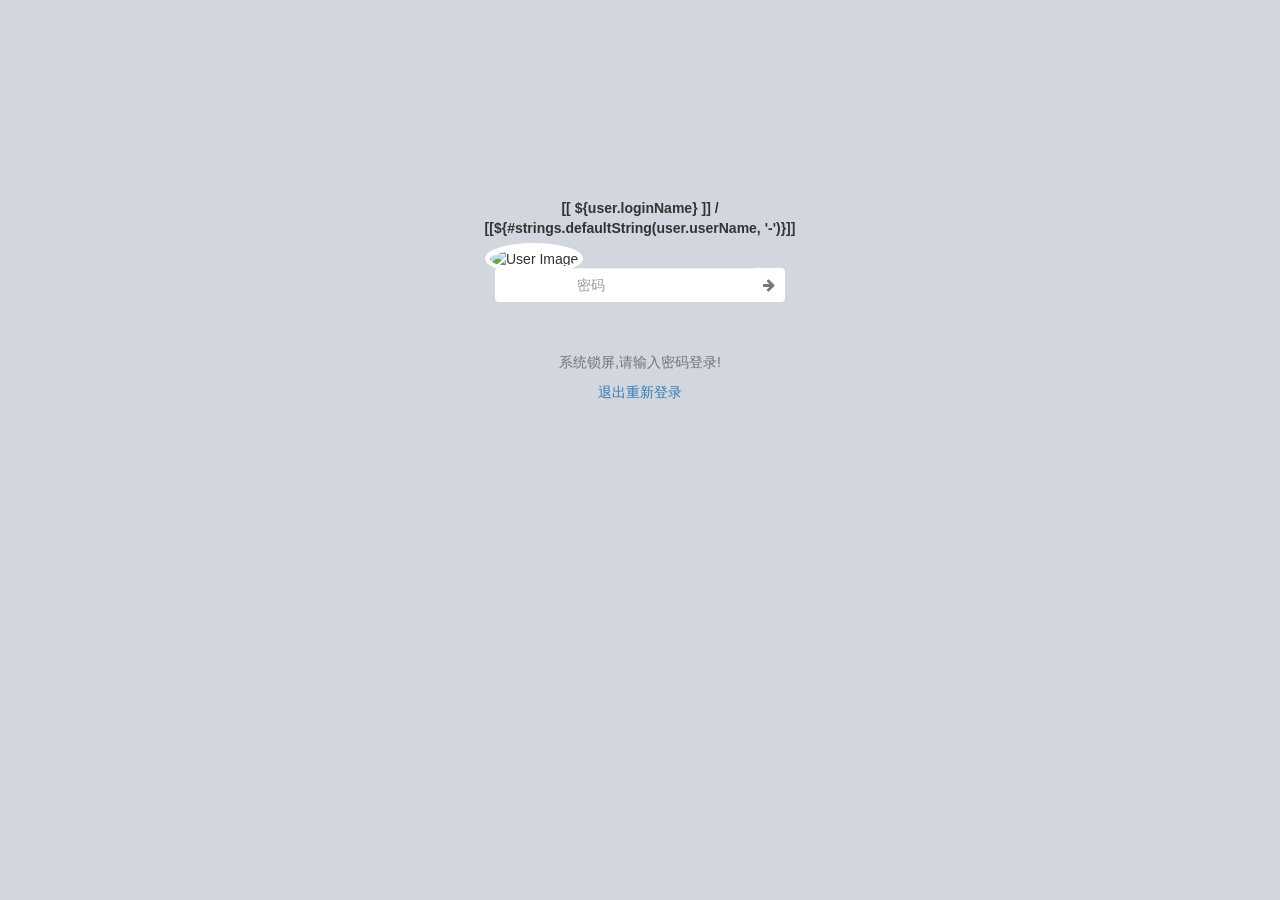
<file: ruoyi-admin/src/main/resources/templates/lock.html>
<!DOCTYPE html>
<html lang="zh" xmlns:th="http://www.thymeleaf.org">
<head>
    <meta charset="utf-8">
    <meta name="viewport" content="width=device-width, initial-scale=1.0">
    <!--360浏览器优先以webkit内核解析-->
    <title>锁定屏幕</title>
    <link th:href="@{favicon.ico}" rel="shortcut icon"/>
    <link href="../static/css/bootstrap.min.css" th:href="@{/css/bootstrap.min.css}" rel="stylesheet"/>
    <link href="../static/css/font-awesome.min.css" th:href="@{/css/font-awesome.min.css}" rel="stylesheet"/>
	<style>.lockscreen{background:#d2d6de;height:auto;}.lockscreen .lockscreen-name{text-align:center;font-weight:600;margin-top:50px;margin-bottom:30px;}.lockscreen-wrapper{max-width:400px;margin:10% auto;z-index:800;position:relative;}.lockscreen .lockscreen-name{text-align:center;font-weight:600;margin-top:50px;margin-bottom:30px;}.lockscreen-item{border-radius:4px;padding:0;background:#fff;position:relative;margin:10px auto 30px auto;width:290px}.lockscreen-image{border-radius:50%;position:absolute;left:-10px;top:-25px;background:#fff;padding:5px;z-index:10}.lockscreen-image>img{border-radius:50%;width:70px;height:70px}.lockscreen-credentials{margin-left:70px}.lockscreen-credentials .form-control{border:0}.lockscreen-credentials .btn{background-color:#fff;border:0;padding:0 10px}.lockscreen-footer{margin-top:150px}.lockscreen-time{width:100%;color:#fff;font-size:60px;display:inline-block;text-align:center;font-family:'Open Sans',sans-serif;font-weight:300;}</style>
</head>
<body class="lockscreen">
<div class="lockscreen-wrapper">
    <div class="lockscreen-time"></div>
    <div class="lockscreen-name">[[ ${user.loginName} ]] / [[${#strings.defaultString(user.userName, '-')}]]</div>

    <div class="lockscreen-item">
        <div class="lockscreen-image">
            <img th:src="(${#strings.isEmpty(user.avatar)}) ? @{/img/profile.jpg} : @{${user.avatar}}" th:onerror="this.src='img/profile.jpg'" class="img-circle" alt="User Image">
        </div>
        <form class="lockscreen-credentials" method="post" action="#" onsubmit="return false;">
            <div class="input-group">
                <input type="password" name="password" autocomplete="off" class="form-control" placeholder="密码">
                <div class="input-group-btn">
                    <button type="button" class="btn" onclick="unlock()"><i class="fa fa-arrow-right text-muted"></i></button>
                </div>
            </div>
        </form>
    </div>
    
    <div class="help-block text-center" style="margin-top: 50px;">系统锁屏,请输入密码登录!</div>
    <div class="text-center">
        <a th:href="@{logout}">退出重新登录</a>
    </div>
</div>
<script src="../static/js/jquery.min.js" th:src="@{/js/jquery.min.js}"></script>
<script src="../static/js/bootstrap.min.js" th:src="@{/js/bootstrap.min.js}"></script>
<script src="../static/js/three.min.js" th:src="@{/js/three.min.js}"></script>
<script src="../static/ajax/libs/layer/layer.min.js" th:src="@{/ajax/libs/layer/layer.min.js}"></script>
<script src="../static/ruoyi/js/ry-ui.js" th:src="@{/ruoyi/js/ry-ui.js?v=4.7.7}"></script>
</body>
<script th:inline="javascript">
    var ctx = [[@{/}]];
    Date.prototype.format = function(fmt) {
	  var o = {
	    "M+" : this.getMonth()+1,                 //月份
	    "d+" : this.getDate(),                    //日
	    "h+" : this.getHours(),                   //小时
	    "m+" : this.getMinutes(),                 //分
	    "s+" : this.getSeconds(),                 //秒
	    "q+" : Math.floor((this.getMonth()+3)/3), //季度
	    "S"  : this.getMilliseconds()             //毫秒
	  };

	  if (/(y+)/.test(fmt)) {
          fmt = fmt.replace(RegExp.$1, (this.getFullYear() + "").substr(4 - RegExp.$1.length));
	  }

	  for (var k in o) {
		  if (new RegExp("(" + k + ")").test(fmt)) {
		      fmt = fmt.replace(RegExp.$1, (RegExp.$1.length == 1) ? (o[k]) : (("00" + o[k]).substr(("" + o[k]).length)));
		  }
      }
	  return fmt;
	}
    
    $(function() {
        $('.lockscreen-time').text((new Date()).format('hh:mm:ss'));
        setInterval(function() {
            $('.lockscreen-time').text((new Date()).format('hh:mm:ss'));
        }, 500);
        init();
        animate();
    });

    $(document).keydown(function(event) {
   	    if (event.keyCode == 13) {
   	    	unlock();
   	    }
   	});
     
    function unlock() {
        var username = $("input[name='username']").val();
        var password = $("input[name='password']").val();
        if ($.common.isEmpty(password)) {
        	$.modal.msg("请输入密码");
            return;
        }
        
        var index = "";
        var config = {
            url: ctx + "unlockscreen",
            type: "post",
            dataType: "json",
            data: { password: password },
            beforeSend: function() {
            	index = layer.load(2, {shade: false});
            },
            success: function(result) {
                if (result.code == web_status.SUCCESS) {
                    location.href = ctx + 'index';
                } else {
                    $.modal.msg(result.msg);
                    $("input[name='password']").val("");
                }
                layer.close(index);
            }
        };
        $.ajax(config);
    };

    var container;
    var camera, scene, projector, renderer;
    var PI2 = Math.PI * 2;

    var programFill = function(context) {
        context.beginPath();
        context.arc(0, 0, 1, 0, PI2, true);
        context.closePath();
        context.fill();
    };

    var programStroke = function(context) {
        context.lineWidth = 0.05;
        context.beginPath();
        context.arc(0, 0, 1, 0, PI2, true);
        context.closePath();
        context.stroke();
    };

    var mouse = { x: 0, y: 0 }, INTERSECTED;
    function init() {
    	container = document.createElement('div');
    	container.id = 'bgc';
    	container.style.position = 'absolute';
    	container.style.zIndex = '0';
    	container.style.top = '0px';
    	$(".lockscreen-wrapper").before(container);

        camera = new THREE.PerspectiveCamera(70, window.innerWidth / window.innerHeight, 1, 10000);
        camera.position.set(0, 300, 500);
        scene = new THREE.Scene();

        for (var i = 0; i < 100; i++) {
            var particle = new THREE.Particle(new THREE.ParticleCanvasMaterial({ color: Math.random() * 0x808080 + 0x808080, program: programStroke }));
            particle.position.x = Math.random() * 800 - 400;
            particle.position.y = Math.random() * 800 - 400;
            particle.position.z = Math.random() * 800 - 400;
            particle.scale.x = particle.scale.y = Math.random() * 10 + 10;
            scene.add(particle);
        }
        projector = new THREE.Projector();
        renderer = new THREE.CanvasRenderer();
        renderer.setSize(window.innerWidth, window.innerHeight - 10);
        container.appendChild(renderer.domElement);
        document.addEventListener('mousemove', onDocumentMouseMove, false);
        window.addEventListener('resize', onWindowResize, false);
    };

    function onWindowResize() {
        camera.aspect = window.innerWidth / window.innerHeight;
        camera.updateProjectionMatrix();
        renderer.setSize(window.innerWidth, window.innerHeight - 10);
    };

    function onDocumentMouseMove(event) {
        event.preventDefault();
        mouse.x = (event.clientX / window.innerWidth) * 2 - 1;
        mouse.y = -(event.clientY / window.innerHeight) * 2 + 1;
    };

    function animate() {
        requestAnimationFrame(animate);
        render();
    };

    var radius = 600;
    var theta = 0;

    function render() {
    	theta += 0.2;
    	camera.position.x = radius * Math.sin(theta * Math.PI / 360);
    	camera.position.y = radius * Math.sin(theta * Math.PI / 360);
    	camera.position.z = radius * Math.cos(theta * Math.PI / 360);
    	camera.lookAt(scene.position);
    	camera.updateMatrixWorld();

    	var vector = new THREE.Vector3(mouse.x, mouse.y, 0.5);
    	projector.unprojectVector(vector, camera);

    	var ray = new THREE.Ray(camera.position, vector.subSelf(camera.position).normalize());
    	var intersects = ray.intersectObjects(scene.children);

        if (intersects.length > 0) {
            if (INTERSECTED != intersects[0].object) {
                if (INTERSECTED) INTERSECTED.material.program = programStroke;
                INTERSECTED = intersects[0].object;
                INTERSECTED.material.program = programFill;
            }
        } else {
            if (INTERSECTED) INTERSECTED.material.program = programStroke;
            INTERSECTED = null;
        }
        renderer.render(scene, camera);
    }
</script>
</html>
</file>
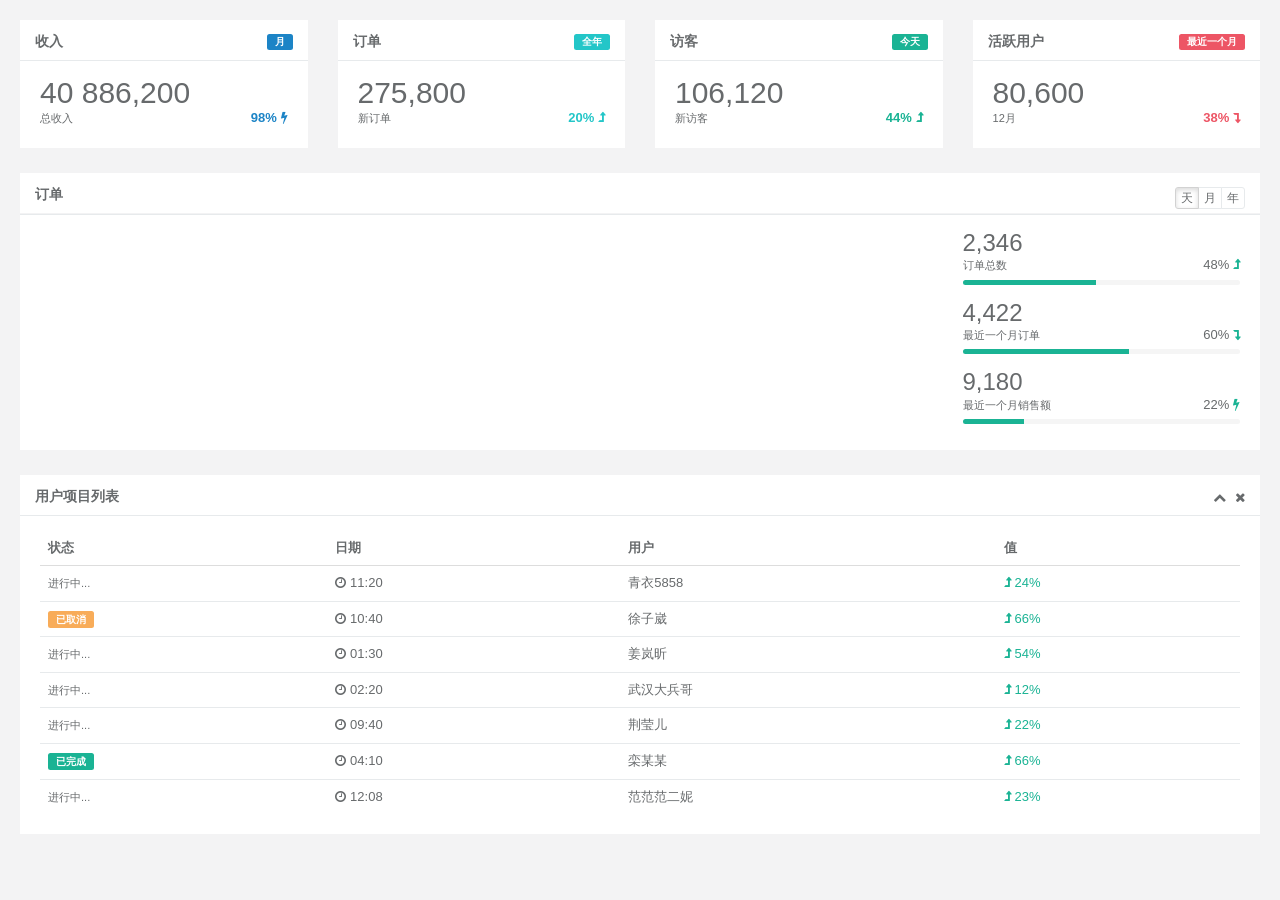
<file: ruoyi-admin/src/main/resources/templates/main_v1.html>
<!DOCTYPE html>
<html lang="zh" xmlns:th="http://www.thymeleaf.org">
<head>
    <meta charset="utf-8">
    <meta name="viewport" content="width=device-width, initial-scale=1.0">
    <title>统计</title>
    <link rel="shortcut icon" href="favicon.ico">
    <link href="../static/css/bootstrap.min.css" th:href="@{/css/bootstrap.min.css}" rel="stylesheet"/>
    <link href="../static/css/font-awesome.min.css" th:href="@{/css/font-awesome.min.css}" rel="stylesheet"/>
    <link href="../static/css/animate.min.css" th:href="@{/css/animate.min.css}" rel="stylesheet"/>
    <link href="../static/css/style.min.css" th:href="@{/css/style.min.css}" rel="stylesheet"/>
</head>

<body class="gray-bg">
    <div class="wrapper wrapper-content">

        <div class="row">
            <div class="col-sm-3">
                <div class="ibox float-e-margins">
                    <div class="ibox-title">
                        <span class="label label-success pull-right">月</span>
                        <h5>收入</h5>
                    </div>
                    <div class="ibox-content">
                        <h1 class="no-margins">40 886,200</h1>
                        <div class="stat-percent font-bold text-success">98% <i class="fa fa-bolt"></i>
                        </div>
                        <small>总收入</small>
                    </div>
                </div>
            </div>
            <div class="col-sm-3">
                <div class="ibox float-e-margins">
                    <div class="ibox-title">
                        <span class="label label-info pull-right">全年</span>
                        <h5>订单</h5>
                    </div>
                    <div class="ibox-content">
                        <h1 class="no-margins">275,800</h1>
                        <div class="stat-percent font-bold text-info">20% <i class="fa fa-level-up"></i>
                        </div>
                        <small>新订单</small>
                    </div>
                </div>
            </div>
            <div class="col-sm-3">
                <div class="ibox float-e-margins">
                    <div class="ibox-title">
                        <span class="label label-primary pull-right">今天</span>
                        <h5>访客</h5>
                    </div>
                    <div class="ibox-content">
                        <h1 class="no-margins">106,120</h1>
                        <div class="stat-percent font-bold text-navy">44% <i class="fa fa-level-up"></i>
                        </div>
                        <small>新访客</small>
                    </div>
                </div>
            </div>
            <div class="col-sm-3">
                <div class="ibox float-e-margins">
                    <div class="ibox-title">
                        <span class="label label-danger pull-right">最近一个月</span>
                        <h5>活跃用户</h5>
                    </div>
                    <div class="ibox-content">
                        <h1 class="no-margins">80,600</h1>
                        <div class="stat-percent font-bold text-danger">38% <i class="fa fa-level-down"></i>
                        </div>
                        <small>12月</small>
                    </div>
                </div>
            </div>
        </div>
        
        <div class="row">
            <div class="col-sm-12">
                <div class="ibox float-e-margins">
                    <div class="ibox-title">
                        <h5>订单</h5>
                        <div class="pull-right">
                            <div class="btn-group">
                                <button type="button" class="btn btn-xs btn-white active">天</button>
                                <button type="button" class="btn btn-xs btn-white">月</button>
                                <button type="button" class="btn btn-xs btn-white">年</button>
                            </div>
                        </div>
                    </div>
                    <div class="ibox-content">
                        <div class="row">
                            <div class="col-sm-9">
                                <div class="flot-chart">
                                    <div class="flot-chart-content" id="flot-dashboard-chart"></div>
                                </div>
                            </div>
                            <div class="col-sm-3">
                                <ul class="stat-list">
                                    <li>
                                        <h2 class="no-margins">2,346</h2>
                                        <small>订单总数</small>
                                        <div class="stat-percent">48% <i class="fa fa-level-up text-navy"></i>
                                        </div>
                                        <div class="progress progress-mini">
                                            <div style="width: 48%;" class="progress-bar"></div>
                                        </div>
                                    </li>
                                    <li>
                                        <h2 class="no-margins ">4,422</h2>
                                        <small>最近一个月订单</small>
                                        <div class="stat-percent">60% <i class="fa fa-level-down text-navy"></i>
                                        </div>
                                        <div class="progress progress-mini">
                                            <div style="width: 60%;" class="progress-bar"></div>
                                        </div>
                                    </li>
                                    <li>
                                        <h2 class="no-margins ">9,180</h2>
                                        <small>最近一个月销售额</small>
                                        <div class="stat-percent">22% <i class="fa fa-bolt text-navy"></i>
                                        </div>
                                        <div class="progress progress-mini">
                                            <div style="width: 22%;" class="progress-bar"></div>
                                        </div>
                                    </li>
                                 </ul>
                            </div>
                        </div>
                    </div>
                </div>
            </div>
        </div>
        
        <div class="row">
            <div class="col-sm-12">
                <div class="ibox float-e-margins">
                    <div class="ibox-title">
                        <h5>用户项目列表</h5>
                        <div class="ibox-tools">
                            <a class="collapse-link">
                                <i class="fa fa-chevron-up"></i>
                            </a>
                            <a class="close-link">
                                <i class="fa fa-times"></i>
                            </a>
                        </div>
                    </div>
                    <div class="ibox-content">
                        <table class="table table-hover no-margins">
                            <thead>
                                <tr>
                                    <th>状态</th>
                                    <th>日期</th>
                                    <th>用户</th>
                                    <th>值</th>
                                </tr>
                            </thead>
                            <tbody>
                                <tr>
                                    <td><small>进行中...</small>
                                    </td>
                                    <td><i class="fa fa-clock-o"></i> 11:20</td>
                                    <td>青衣5858</td>
                                    <td class="text-navy"> <i class="fa fa-level-up"></i> 24%</td>
                                </tr>
                                <tr>
                                    <td><span class="label label-warning">已取消</span>
                                    </td>
                                    <td><i class="fa fa-clock-o"></i> 10:40</td>
                                    <td>徐子崴</td>
                                    <td class="text-navy"> <i class="fa fa-level-up"></i> 66%</td>
                                </tr>
                                <tr>
                                    <td><small>进行中...</small>
                                    </td>
                                    <td><i class="fa fa-clock-o"></i> 01:30</td>
                                    <td>姜岚昕</td>
                                    <td class="text-navy"> <i class="fa fa-level-up"></i> 54%</td>
                                </tr>
                                <tr>
                                    <td><small>进行中...</small>
                                    </td>
                                    <td><i class="fa fa-clock-o"></i> 02:20</td>
                                    <td>武汉大兵哥</td>
                                    <td class="text-navy"> <i class="fa fa-level-up"></i> 12%</td>
                                </tr>
                                <tr>
                                    <td><small>进行中...</small>
                                    </td>
                                    <td><i class="fa fa-clock-o"></i> 09:40</td>
                                    <td>荆莹儿</td>
                                    <td class="text-navy"> <i class="fa fa-level-up"></i> 22%</td>
                                </tr>
                                <tr>
                                    <td><span class="label label-primary">已完成</span>
                                    </td>
                                    <td><i class="fa fa-clock-o"></i> 04:10</td>
                                    <td>栾某某</td>
                                    <td class="text-navy"> <i class="fa fa-level-up"></i> 66%</td>
                                </tr>
                                <tr>
                                    <td><small>进行中...</small>
                                    </td>
                                    <td><i class="fa fa-clock-o"></i> 12:08</td>
                                    <td>范范范二妮</td>
                                    <td class="text-navy"> <i class="fa fa-level-up"></i> 23%</td>
                                </tr>
                            </tbody>
                        </table>
                    </div>
                </div>
            </div>
         </div>
      </div>
    </div>
    <script th:src="@{/js/jquery.min.js}"></script>
    <script th:src="@{/js/bootstrap.min.js}"></script>
    <script th:src="@{/ajax/libs/flot/jquery.flot.js}"></script>
    
    <th:block th:include="include :: sparkline-js" />
    <script type="text/javascript">
	    $(document).ready(function () {
	        var data2 = [
	            [gd(2012, 1, 1), 7], [gd(2012, 1, 2), 6], [gd(2012, 1, 3), 4], [gd(2012, 1, 4), 8],
	            [gd(2012, 1, 5), 9], [gd(2012, 1, 6), 7], [gd(2012, 1, 7), 5], [gd(2012, 1, 8), 4],
	            [gd(2012, 1, 9), 7], [gd(2012, 1, 10), 8], [gd(2012, 1, 11), 9], [gd(2012, 1, 12), 6],
	            [gd(2012, 1, 13), 4], [gd(2012, 1, 14), 5], [gd(2012, 1, 15), 11], [gd(2012, 1, 16), 8],
	            [gd(2012, 1, 17), 8], [gd(2012, 1, 18), 11], [gd(2012, 1, 19), 11], [gd(2012, 1, 20), 6],
	            [gd(2012, 1, 21), 6], [gd(2012, 1, 22), 8], [gd(2012, 1, 23), 11], [gd(2012, 1, 24), 13],
	            [gd(2012, 1, 25), 7], [gd(2012, 1, 26), 9], [gd(2012, 1, 27), 9], [gd(2012, 1, 28), 8],
	            [gd(2012, 1, 29), 5], [gd(2012, 1, 30), 8], [gd(2012, 1, 31), 25]
	        ];
	
	        var data3 = [
	            [gd(2012, 1, 1), 800], [gd(2012, 1, 2), 500], [gd(2012, 1, 3), 600], [gd(2012, 1, 4), 700],
	            [gd(2012, 1, 5), 500], [gd(2012, 1, 6), 456], [gd(2012, 1, 7), 800], [gd(2012, 1, 8), 589],
	            [gd(2012, 1, 9), 467], [gd(2012, 1, 10), 876], [gd(2012, 1, 11), 689], [gd(2012, 1, 12), 700],
	            [gd(2012, 1, 13), 500], [gd(2012, 1, 14), 600], [gd(2012, 1, 15), 700], [gd(2012, 1, 16), 786],
	            [gd(2012, 1, 17), 345], [gd(2012, 1, 18), 888], [gd(2012, 1, 19), 888], [gd(2012, 1, 20), 888],
	            [gd(2012, 1, 21), 987], [gd(2012, 1, 22), 444], [gd(2012, 1, 23), 999], [gd(2012, 1, 24), 567],
	            [gd(2012, 1, 25), 786], [gd(2012, 1, 26), 666], [gd(2012, 1, 27), 888], [gd(2012, 1, 28), 900],
	            [gd(2012, 1, 29), 178], [gd(2012, 1, 30), 555], [gd(2012, 1, 31), 993]
	        ];
	
	
	        var dataset = [
	            {
	                label: "订单数",
	                data: data3,
	                color: "#1ab394",
	                bars: {
	                    show: true,
	                    align: "center",
	                    barWidth: 24 * 60 * 60 * 600,
	                    lineWidth: 0
	                }
	
	            }, {
	                label: "付款数",
	                data: data2,
	                yaxis: 2,
	                color: "#464f88",
	                lines: {
	                    lineWidth: 1,
	                    show: true,
	                    fill: true,
	                    fillColor: {
	                        colors: [{
	                            opacity: 0.2
	                        }, {
	                            opacity: 0.2
	                        }]
	                    }
	                },
	                splines: {
	                    show: false,
	                    tension: 0.6,
	                    lineWidth: 1,
	                    fill: 0.1
	                },
	            }
	        ];
	
	
	        var options = {
	            xaxis: {
	                mode: "time",
	                tickSize: [3, "day"],
	                tickLength: 0,
	                axisLabel: "Date",
	                axisLabelUseCanvas: true,
	                axisLabelFontSizePixels: 12,
	                axisLabelFontFamily: 'Arial',
	                axisLabelPadding: 10,
	                color: "#838383"
	            },
	            yaxes: [{
	                    position: "left",
	                    max: 1070,
	                    color: "#838383",
	                    axisLabelUseCanvas: true,
	                    axisLabelFontSizePixels: 12,
	                    axisLabelFontFamily: 'Arial',
	                    axisLabelPadding: 3
	            }, {
	                    position: "right",
	                    clolor: "#838383",
	                    axisLabelUseCanvas: true,
	                    axisLabelFontSizePixels: 12,
	                    axisLabelFontFamily: ' Arial',
	                    axisLabelPadding: 67
	            }
	            ],
	            legend: {
	                noColumns: 1,
	                labelBoxBorderColor: "#000000",
	                position: "nw"
	            },
	            grid: {
	                hoverable: false,
	                borderWidth: 0,
	                color: '#838383'
	            }
	        };
	
	        function gd(year, month, day) {
	            return new Date(year, month - 1, day).getTime();
	        }
	
	        var previousPoint = null,
	            previousLabel = null;
	
	        $.plot($("#flot-dashboard-chart"), dataset, options);
	    });
    </script>
</body>
</html>
</file>
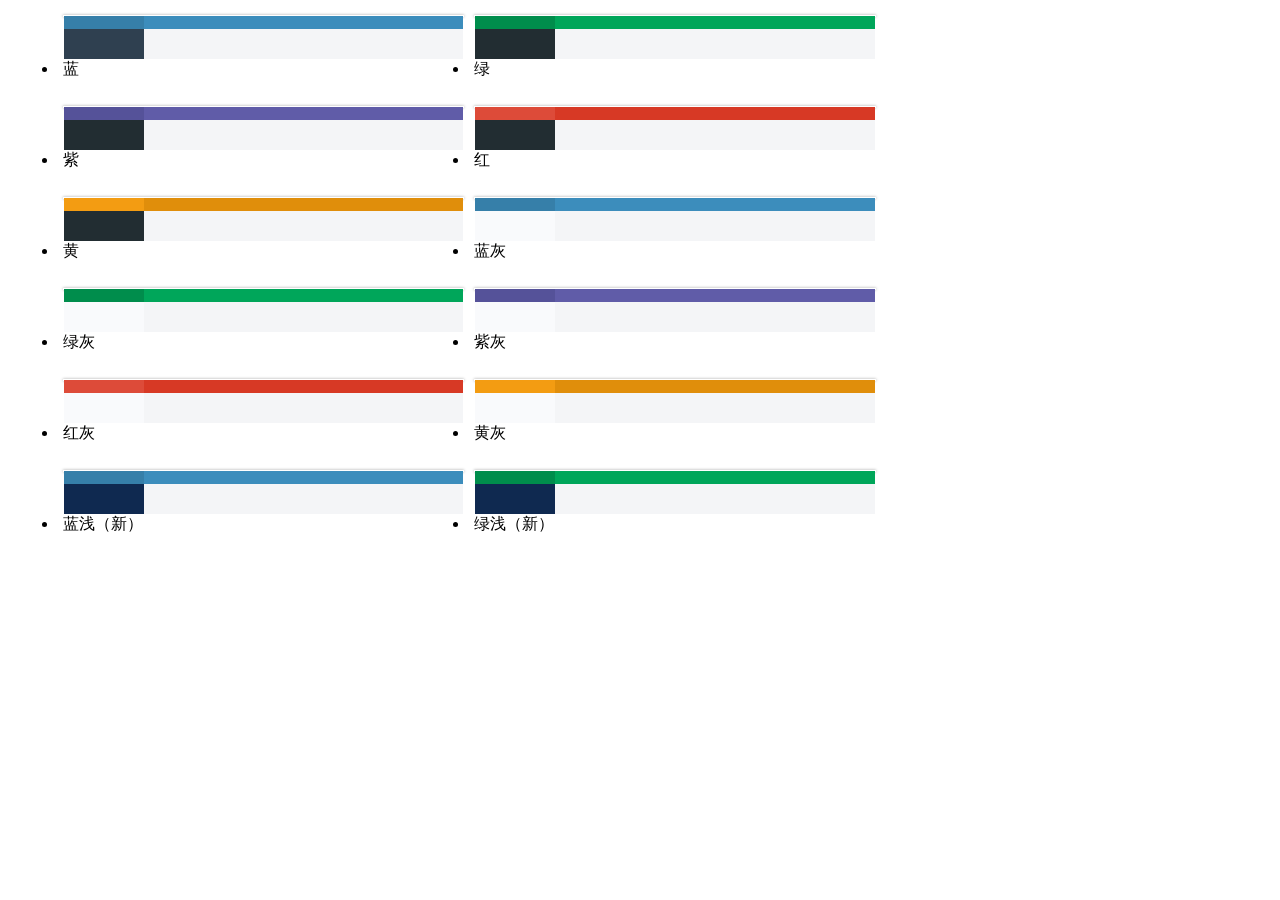
<file: ruoyi-admin/src/main/resources/templates/skin.html>
<!DOCTYPE html>
<html  lang="zh" xmlns:th="http://www.thymeleaf.org">
<head>
    <meta charset="utf-8">
    <meta name="viewport" content="width=device-width, initial-scale=1.0">
    <meta name="renderer" content="webkit">
    <title>主题选择</title>
    <!--[if lt IE 9]>
    <meta http-equiv="refresh" content="0;ie.html"/>
    <![endif]-->
    <link rel="shortcut icon" href="../static/favicon.ico" th:href="@{favicon.ico}"/>
    <link th:href="@{/css/bootstrap.min.css}" rel="stylesheet"/>
    <link th:href="@{/css/style.min.css}" rel="stylesheet"/>
    <style type="text/css">
		.list-unstyled{margin:10px;}
		.full-opacity-hover{opacity:1;filter:alpha(opacity=1);border:1px solid #fff}
		.full-opacity-hover:hover{border:1px solid #f00;}
	</style>
</head>
<body class="gray-bg">
<ul class="list-unstyled clearfix">
	<li style="float:left; width: 33.33333%; padding: 5px;">
		<a href="javascript:" data-skin="skin-blue|theme-dark" style="display: block; box-shadow: 0 0 3px rgba(0,0,0,0.4)" class="clearfix full-opacity-hover">
			<span style="width: 20%; float: left; height: 13px; background: #367fa9"></span>
			<span style="width: 80%; float: left; height: 13px; background: #3c8dbc"></span>
			<span style="width: 20%; float: left; height: 30px; background: #2f4050"></span>
			<span style="width: 80%; float: left; height: 30px; background: #f4f5f7"></span>
		</a>
		<p class="text-center">蓝</p>
	</li>
	
	<li style="float:left; width: 33.33333%; padding: 5px;">
		<a href="javascript:" data-skin="skin-green|theme-dark" style="display: block; box-shadow: 0 0 3px rgba(0,0,0,0.4)" class="clearfix full-opacity-hover">
			<span style="width: 20%; float: left; height: 13px; background: #008d4c"></span>
			<span style="width: 80%; float: left; height: 13px; background: #00a65a"></span>
			<span style="width: 20%; float: left; height: 30px; background: #222d32"></span>
			<span style="width: 80%; float: left; height: 30px; background: #f4f5f7"></span>
		</a>
		<p class="text-center">绿</p>
	</li>
	
	<li style="float:left; width: 33.33333%; padding: 5px;">
		<a href="javascript:" data-skin="skin-purple|theme-dark" style="display: block; box-shadow: 0 0 3px rgba(0,0,0,0.4)" class="clearfix full-opacity-hover">
			<span style="width: 20%; float: left; height: 13px; background: #555299"></span>
			<span style="width: 80%; float: left; height: 13px; background: #605ca8"></span>
			<span style="width: 20%; float: left; height: 30px; background: #222d32"></span>
			<span style="width: 80%; float: left; height: 30px; background: #f4f5f7"></span>
		</a>
		<p class="text-center">紫</p>
	</li>
	
	<li style="float:left; width: 33.33333%; padding: 5px;">
		<a href="javascript:" data-skin="skin-red|theme-dark" style="display: block; box-shadow: 0 0 3px rgba(0,0,0,0.4)" class="clearfix full-opacity-hover">
			<span style="width: 20%; float: left; height: 13px; background: #dd4b39"></span>
			<span style="width: 80%; float: left; height: 13px; background: #d73925"></span>
			<span style="width: 20%; float: left; height: 30px; background: #222d32"></span>
			<span style="width: 80%; float: left; height: 30px; background: #f4f5f7"></span>
		</a>
		<p class="text-center">红</p>
	</li>
	
	<li style="float:left; width: 33.33333%; padding: 5px;">
		<a href="javascript:" data-skin="skin-yellow|theme-dark" style="display: block; box-shadow: 0 0 3px rgba(0,0,0,0.4)" class="clearfix full-opacity-hover">
			<span style="width: 20%; float: left; height: 13px; background: #f39c12"></span>
			<span style="width: 80%; float: left; height: 13px; background: #e08e0b"></span>
			<span style="width: 20%; float: left; height: 30px; background: #222d32"></span>
			<span style="width: 80%; float: left; height: 30px; background: #f4f5f7"></span>
		</a>
		<p class="text-center">黄</p>
	</li>
	
	<li style="float:left; width: 33.33333%; padding: 5px;">
		<a href="javascript:" data-skin="skin-blue|theme-light" style="display: block; box-shadow: 0 0 3px rgba(0,0,0,0.4)" class="clearfix full-opacity-hover">
			<span style="width: 20%; float: left; height: 13px; background: #367fa9"></span>
			<span style="width: 80%; float: left; height: 13px; background: #3c8dbc"></span>
			<span style="width: 20%; float: left; height: 30px; background: #f9fafc"></span>
			<span style="width: 80%; float: left; height: 30px; background: #f4f5f7"></span>
		</a>
		<p class="text-center">蓝灰</p>
	</li>
	
	<li style="float:left; width: 33.33333%; padding: 5px;">
		<a href="javascript:" data-skin="skin-green|theme-light" style="display: block; box-shadow: 0 0 3px rgba(0,0,0,0.4)" class="clearfix full-opacity-hover">
			<span style="width: 20%; float: left; height: 13px; background: #008d4c"></span>
			<span style="width: 80%; float: left; height: 13px; background: #00a65a"></span>
			<span style="width: 20%; float: left; height: 30px; background: #f9fafc"></span>
			<span style="width: 80%; float: left; height: 30px; background: #f4f5f7"></span>
		</a>
		<p class="text-center">绿灰</p>
	</li>
	
	<li style="float:left; width: 33.33333%; padding: 5px;">
		<a href="javascript:" data-skin="skin-purple|theme-light" style="display: block; box-shadow: 0 0 3px rgba(0,0,0,0.4)" class="clearfix full-opacity-hover">
			<span style="width: 20%; float: left; height: 13px; background: #555299"></span>
			<span style="width: 80%; float: left; height: 13px; background: #605ca8"></span>
			<span style="width: 20%; float: left; height: 30px; background: #f9fafc"></span>
			<span style="width: 80%; float: left; height: 30px; background: #f4f5f7"></span>
		</a>
		<p class="text-center">紫灰</p>
	</li>
	
	<li style="float:left; width: 33.33333%; padding: 5px;">
		<a href="javascript:" data-skin="skin-red|theme-light" style="display: block; box-shadow: 0 0 3px rgba(0,0,0,0.4)" class="clearfix full-opacity-hover">
			<span style="width: 20%; float: left; height: 13px; background: #dd4b39"></span>
			<span style="width: 80%; float: left; height: 13px; background: #d73925"></span>
			<span style="width: 20%; float: left; height: 30px; background: #f9fafc"></span>
			<span style="width: 80%; float: left; height: 30px; background: #f4f5f7"></span>
		</a>
		<p class="text-center">红灰</p>
	</li>
	
	<li style="float:left; width: 33.33333%; padding: 5px;">
		<a href="javascript:" data-skin="skin-yellow|theme-light" style="display: block; box-shadow: 0 0 3px rgba(0,0,0,0.4)" class="clearfix full-opacity-hover">
			<span style="width: 20%; float: left; height: 13px; background: #f39c12"></span>
			<span style="width: 80%; float: left; height: 13px; background: #e08e0b"></span>
			<span style="width: 20%; float: left; height: 30px; background: #f9fafc"></span>
			<span style="width: 80%; float: left; height: 30px; background: #f4f5f7"></span>
		</a>
		<p class="text-center">黄灰</p>
	</li>
	
	<li style="float:left; width: 33.33333%; padding: 5px;">
		<a href="javascript:" data-skin="skin-blue|theme-blue" style="display: block; box-shadow: 0 0 3px rgba(0,0,0,0.4)" class="clearfix full-opacity-hover">
			<span style="width: 20%; float: left; height: 13px; background: #367fa9"></span>
			<span style="width: 80%; float: left; height: 13px; background: #3c8dbc"></span>
			<span style="width: 20%; float: left; height: 30px; background: rgba(15,41,80,1)"></span>
			<span style="width: 80%; float: left; height: 30px; background: #f4f5f7"></span>
		</a>
		<p class="text-center">蓝浅（新）</p>
	</li>
	<li style="float:left; width: 33.33333%; padding: 5px;">
		<a href="javascript:" data-skin="skin-green|theme-blue" style="display: block; box-shadow: 0 0 3px rgba(0,0,0,0.4)" class="clearfix full-opacity-hover">
			<span style="width: 20%; float: left; height: 13px; background: #008d4c"></span>
			<span style="width: 80%; float: left; height: 13px; background: #00a65a"></span>
			<span style="width: 20%; float: left; height: 30px; background: rgba(15,41,80,1)"></span>
			<span style="width: 80%; float: left; height: 30px; background: #f4f5f7"></span>
		</a>
		<p class="text-center">绿浅（新）</p>
	</li>
</ul>
</body>
<script th:src="@{/js/jquery.min.js}"></script>
<script th:src="@{/ruoyi/js/common.js?v=4.7.7}"></script>
<script type="text/javascript">
//皮肤样式列表
var skins = ["skin-blue", "skin-green", "skin-purple", "skin-red", "skin-yellow"];

// 主题样式列表
var themes = ["theme-dark", "theme-light", "theme-blue"];

$("[data-skin]").on('click',
function(e) {
    var skin = $(this).data('skin');
    $.each(skins, function(i) {
        parent.$("body").removeClass(skins[i]);
    });
    $.each(themes, function(i) {
        parent.$("body").removeClass(themes[i]);
    });
    parent.$("body").addClass(skin.split('|')[0]);
    parent.$("body").addClass(skin.split('|')[1]);
    storage.set('skin', skin);
});
</script>
</html>
</file>
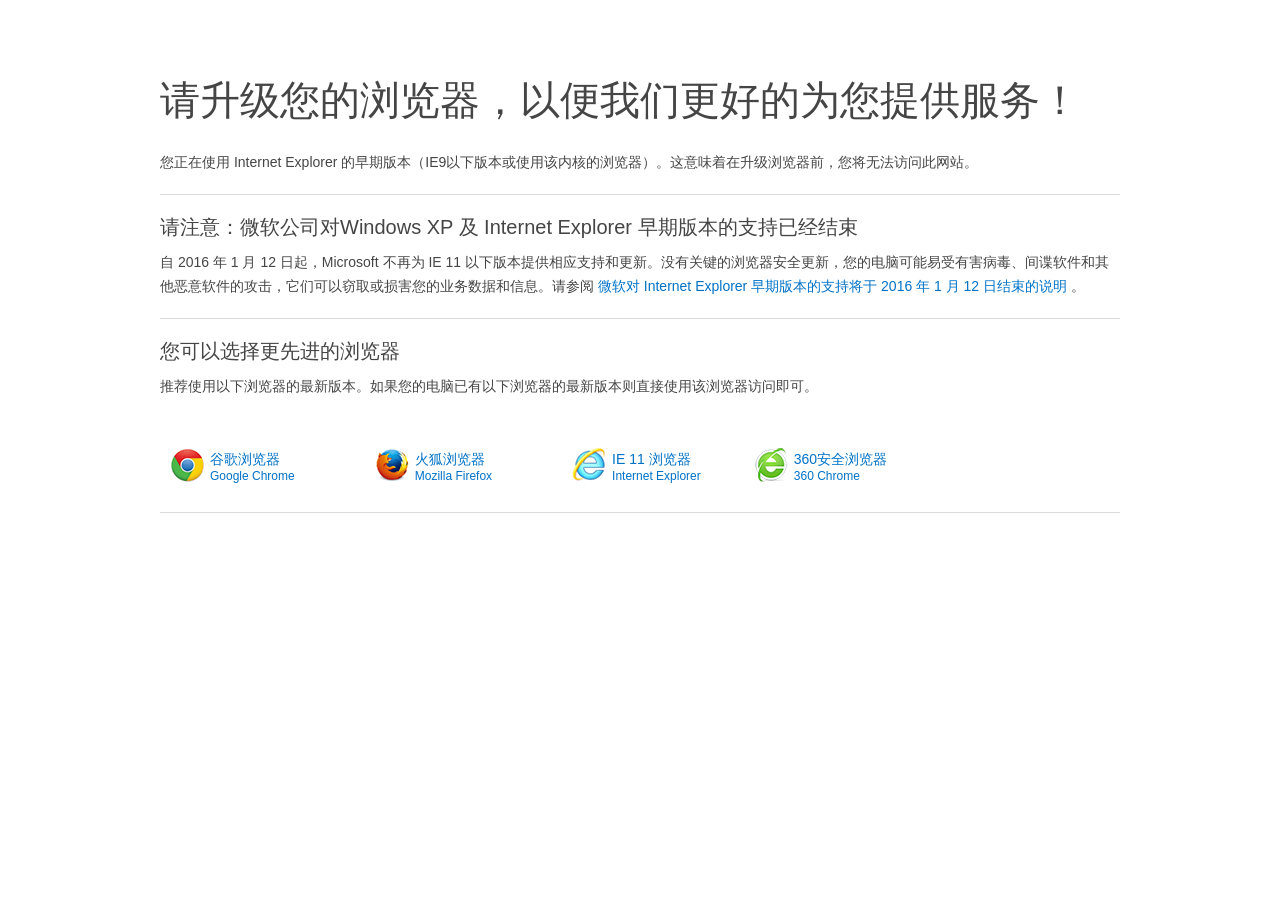
<file: ruoyi-admin/src/main/resources/static/html/ie.html>
<!DOCTYPE html>
<html lang="zh-CN">
<head>
    <meta charset="UTF-8" />
    <title>请升级您的浏览器</title>
    <meta http-equiv="X-UA-Compatible" content="IE=Edge,chrome=1" >
    <meta name="renderer" content="webkit">
    <base target="_blank" />
    <style type="text/css">
        html,body,div,span,applet,object,iframe,h1,h2,h3,h4,h5,h6,p,blockquote,pre,a,abbr,acronym,address,big,cite,code,del,dfn,em,img,ins,kbd,q,s,samp,small,strike,strong,sub,sup,tt,var,b,u,i,center,dl,dt,dd,ol,ul,li,fieldset,form,label,legend,table,caption,tbody,tfoot,thead,tr,th,td,article,aside,canvas,details,embed,figure,figcaption,footer,header,hgroup,menu,nav,output,ruby,section,summary,time,mark,audio,video{border:0;font-size:100%;font:inherit;vertical-align:baseline;margin:0;padding:0}article,aside,details,figcaption,figure,footer,header,hgroup,menu,nav,section{display:block}body{line-height:1}ol,ul{list-style:none}blockquote,q{quotes:none}blockquote:before,blockquote:after,q:before,q:after{content:none}table{border-collapse:collapse;border-spacing:0}
        a{text-decoration:none;color:#0072c6;}a:hover{text-decoration:none;color:#004d8c;}
        body{width:960px;margin:0 auto;padding:10px;font-size:14px;line-height:24px;color:#454545;font-family:'Microsoft YaHei UI','Microsoft YaHei',DengXian,SimSun,'Segoe UI',Tahoma,Helvetica,sans-serif;overflow-y:scroll}
        h1{font-size:40px;line-height:80px;font-weight:100;margin-bottom:10px;}
        h2{font-size:20px;line-height:25px;font-weight:100;margin:10px 0;}
        em{color:red}
        p{margin-bottom:10px;}
        hr{margin:20px 0;border:0;border-top:1px solid #dadada}
        span{display:block;font-size:12px;line-height:12px;}
        .clean{clear:both;}
        .browser{padding:10px 10px;}
        .browser li{width:auto;padding:0 80px;margin-top:30px;height:34px;line-height:22px;float:left;list-style:none;background:url([data-uri]) no-repeat;padding-left:40px}
        .browser .browser-firefox{background-position:0 -34px}
        .browser .browser-ie{background-position:0 -68px;margin-left:0px}
        .browser .browser-360{background-position:0 -170px;margin-left: -27px}
    </style>
</head>
<body style="margin-top:50px">
<h1>请升级您的浏览器，以便我们更好的为您提供服务！</h1>
<p>您正在使用 Internet Explorer 的早期版本（IE9以下版本或使用该内核的浏览器）。这意味着在升级浏览器前，您将无法访问此网站。</p>
<hr>
<h2>请注意：微软公司对Windows XP 及 Internet Explorer 早期版本的支持已经结束</h2>
<p>自 2016 年 1 月 12 日起，Microsoft 不再为 IE 11 以下版本提供相应支持和更新。没有关键的浏览器安全更新，您的电脑可能易受有害病毒、间谍软件和其他恶意软件的攻击，它们可以窃取或损害您的业务数据和信息。请参阅 <a href="https://www.microsoft.com/zh-cn/WindowsForBusiness/End-of-IE-support">微软对 Internet Explorer 早期版本的支持将于 2016 年 1 月 12 日结束的说明</a> 。</p>
<hr>
<h2>您可以选择更先进的浏览器</h2>
<p>推荐使用以下浏览器的最新版本。如果您的电脑已有以下浏览器的最新版本则直接使用该浏览器访问即可。</p>
<ul class="browser">
    <li class="browser-chrome"><a href="https://www.google.cn/chrome/browser/desktop/index.html?hl=zh-CN&standalone=1"> 谷歌浏览器<span>Google Chrome</span></a></li>
    <li class="browser-firefox"><a href="https://www.mozilla.org/zh-CN/firefox/new/"> 火狐浏览器<span>Mozilla Firefox</span></a></li>
    <li class="browser-ie"><a href="https://windows.microsoft.com/zh-cn/internet-explorer/download-ie"> IE 11 浏览器<span>Internet Explorer</span></a></li>
    <li class="browser-360"><a href="http://se.360.cn/"> 360安全浏览器<span>360 Chrome</span></a></li>
    <div class="clean"></div>
</ul>
<hr>
</body>
</html>
</file>
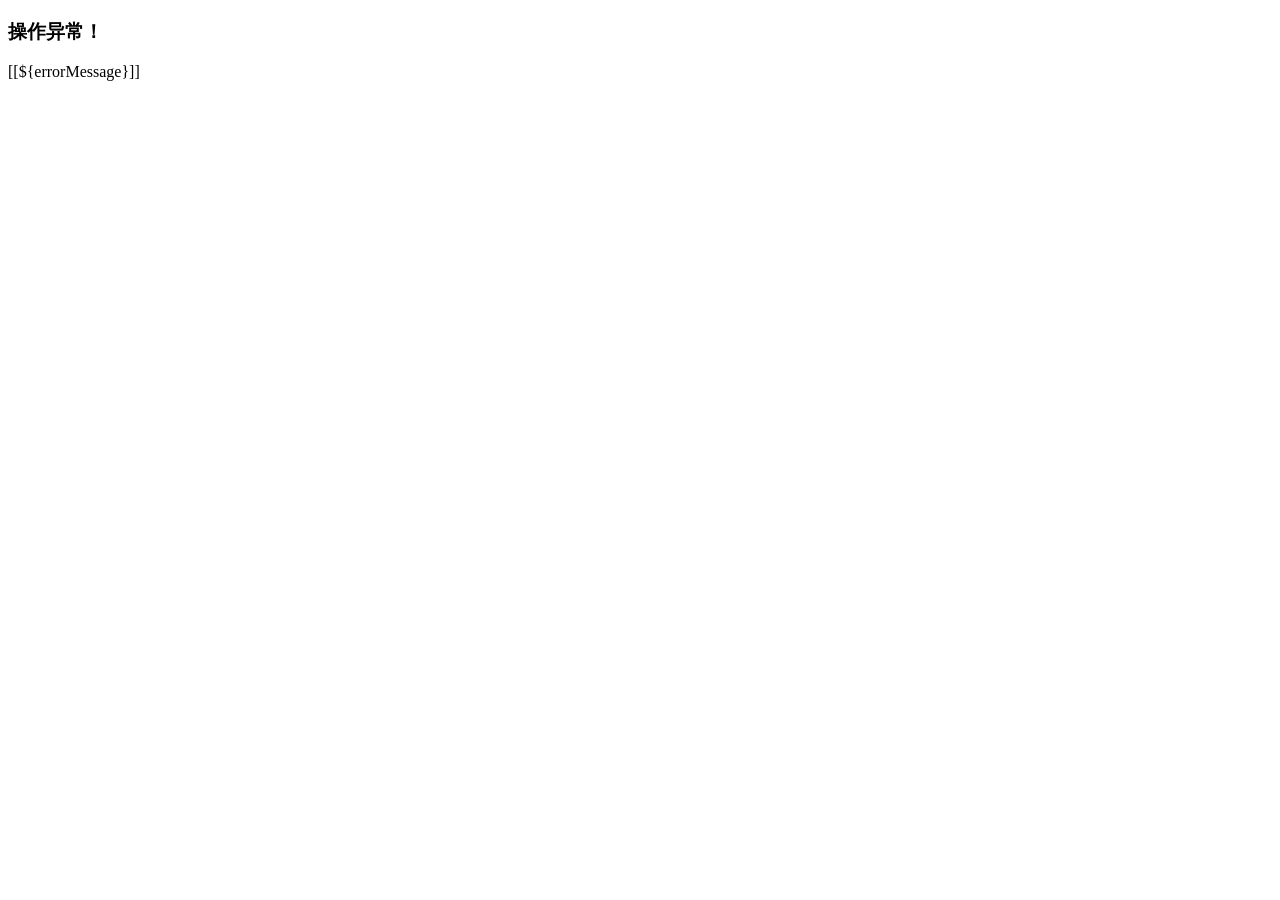
<file: ruoyi-admin/src/main/resources/templates/error/service.html>
<!DOCTYPE html>
<html lang="zh">
<head>
    <meta charset="utf-8">
    <meta name="viewport" content="width=device-width, initial-scale=1.0">
    <title>RuoYi - 500</title>
	<link th:href="@{/css/bootstrap.min.css}" rel="stylesheet"/>
    <link th:href="@{/css/animate.min.css}" rel="stylesheet"/>
    <link th:href="@{/css/style.min.css}" rel="stylesheet"/>
</head>
<body class="gray-bg">
    <div class="middle-box text-center animated fadeInDown">
        <h3 class="font-bold">操作异常！</h3>

        <div class="error-desc">
            [[${errorMessage}]]
        </div>
    </div>
</body>
</html>
</file>
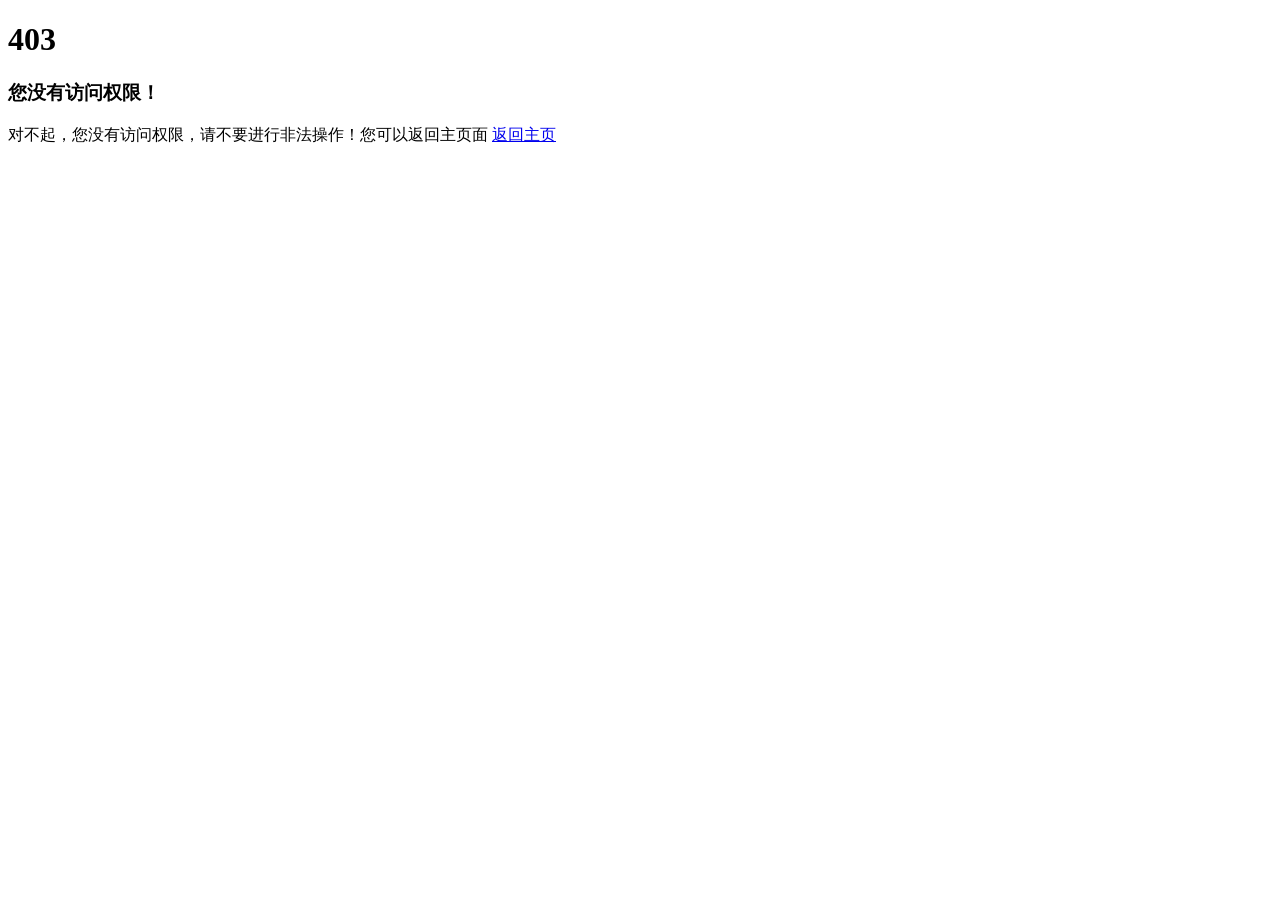
<file: ruoyi-admin/src/main/resources/templates/error/unauth.html>
<!DOCTYPE html>
<html lang="zh">
<head>
    <meta charset="utf-8">
    <meta name="viewport" content="width=device-width, initial-scale=1.0">
    <title>RuoYi - 403</title>
	<link th:href="@{/css/bootstrap.min.css}" rel="stylesheet"/>
    <link th:href="@{/css/animate.min.css}" rel="stylesheet"/>
    <link th:href="@{/css/style.min.css}" rel="stylesheet"/>
</head>
<body class="gray-bg">
    <div class="middle-box text-center animated fadeInDown">
        <h1>403</h1>
        <h3 class="font-bold">您没有访问权限！</h3>

        <div class="error-desc">
                                对不起，您没有访问权限，请不要进行非法操作！您可以返回主页面
            <a href="javascript:index()" class="btn btn-outline btn-primary btn-xs">返回主页</a>
        </div>
    </div>
    <script th:inline="javascript">
      var ctx = [[@{/}]];
      function index() {
    	  window.top.location = ctx + "index";
      }
    </script>
</body>
</html>
</file>
